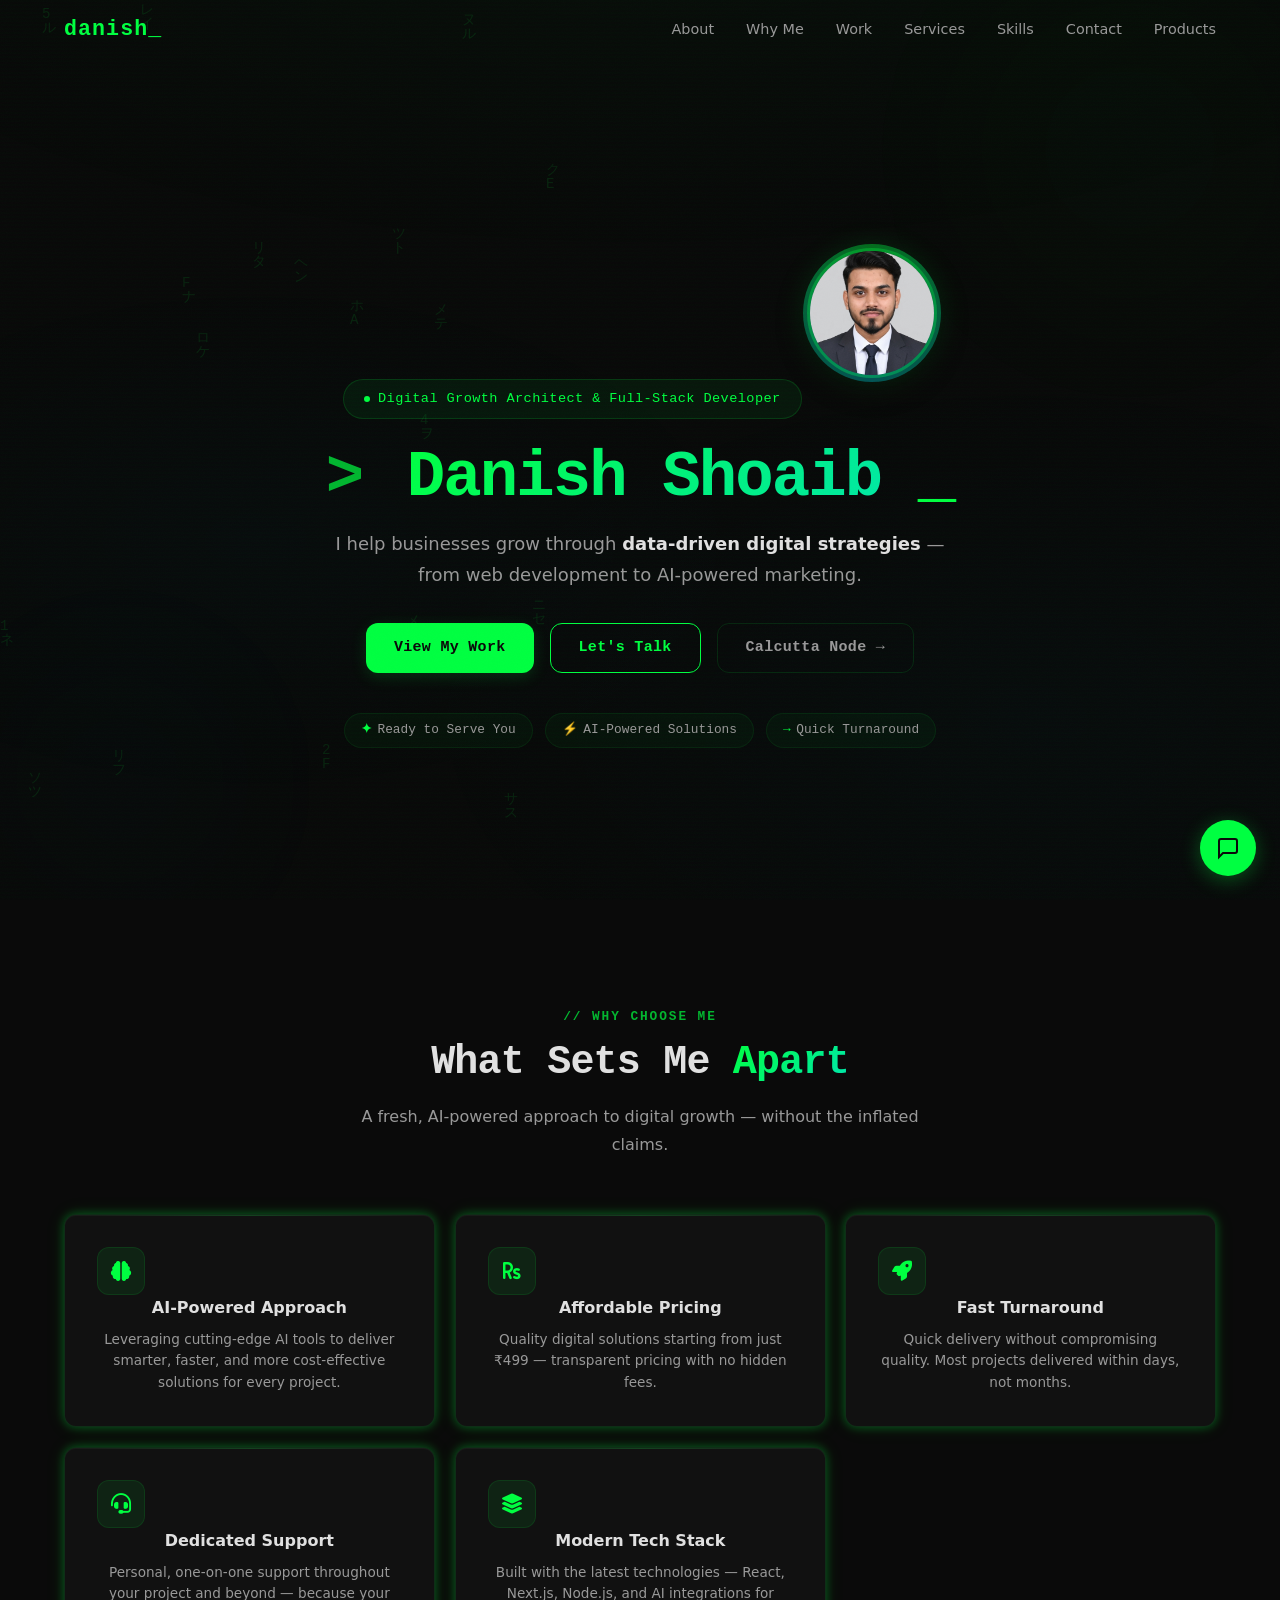
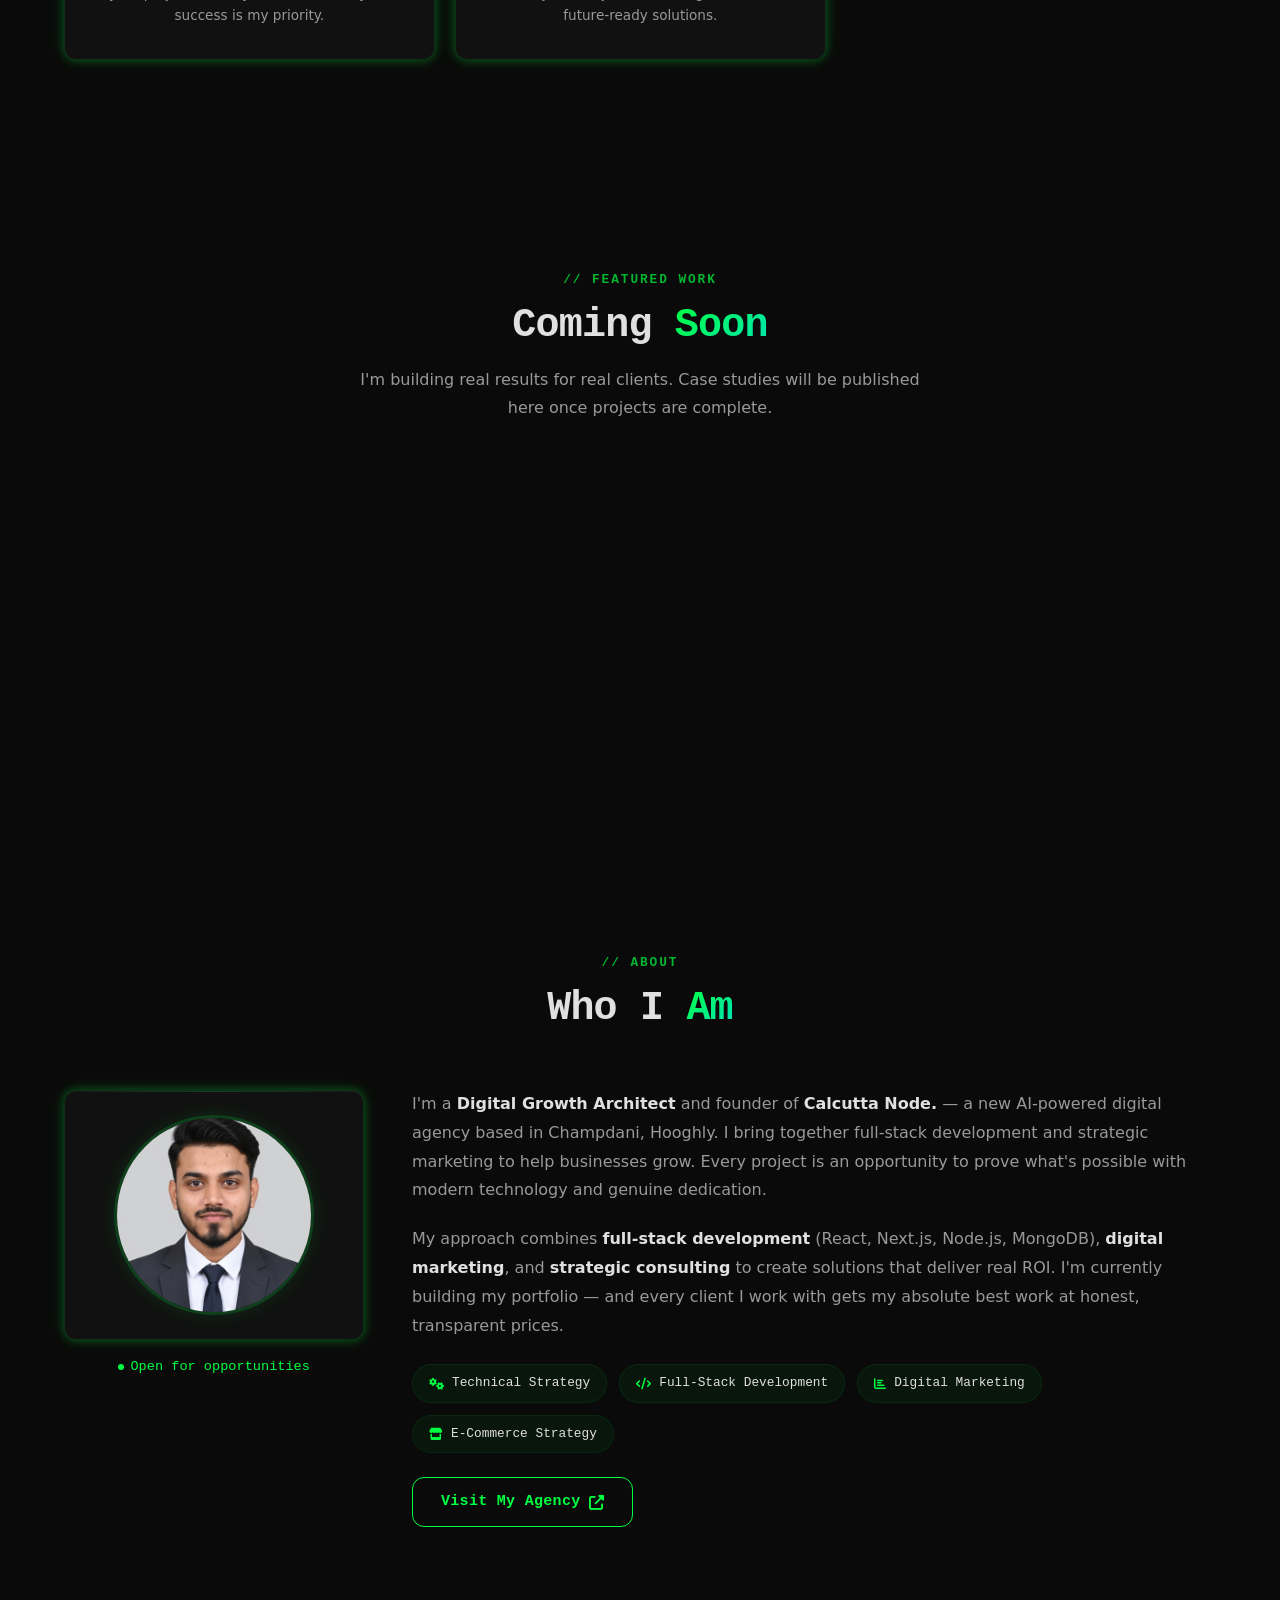
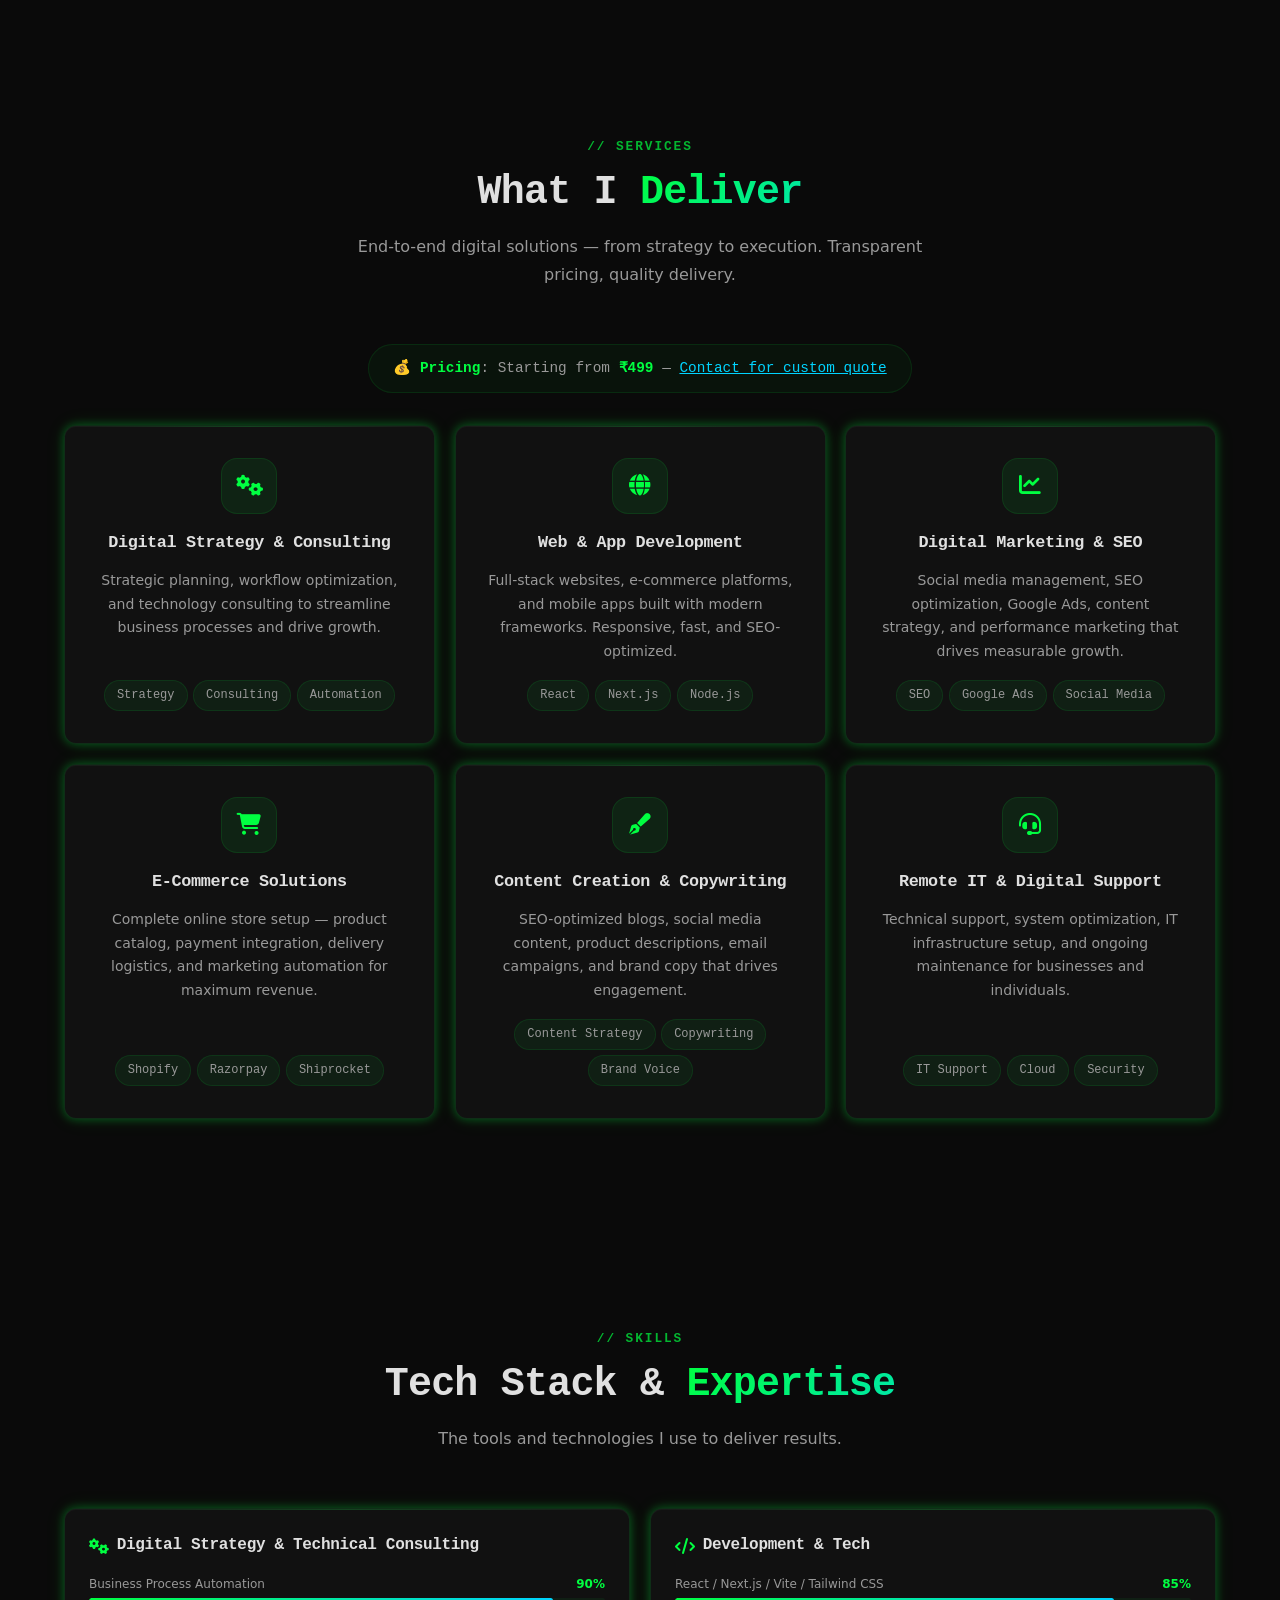
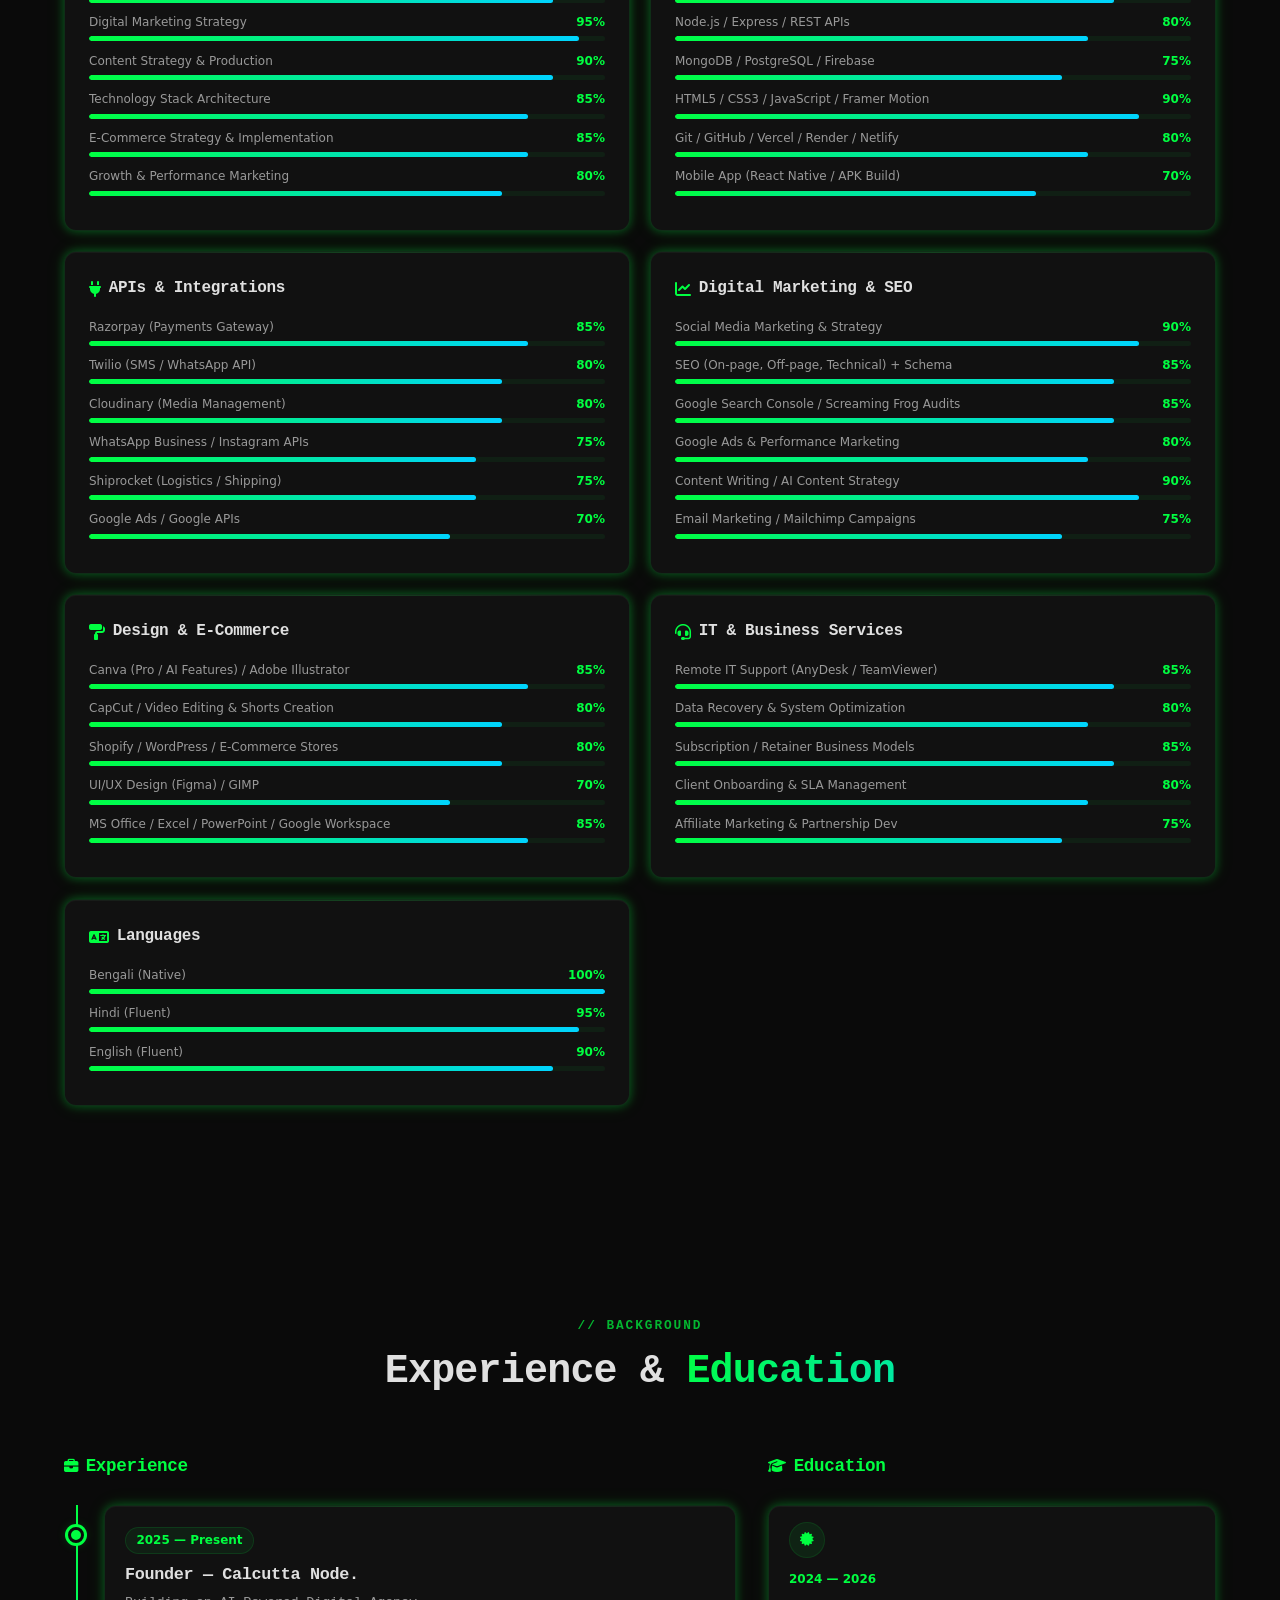
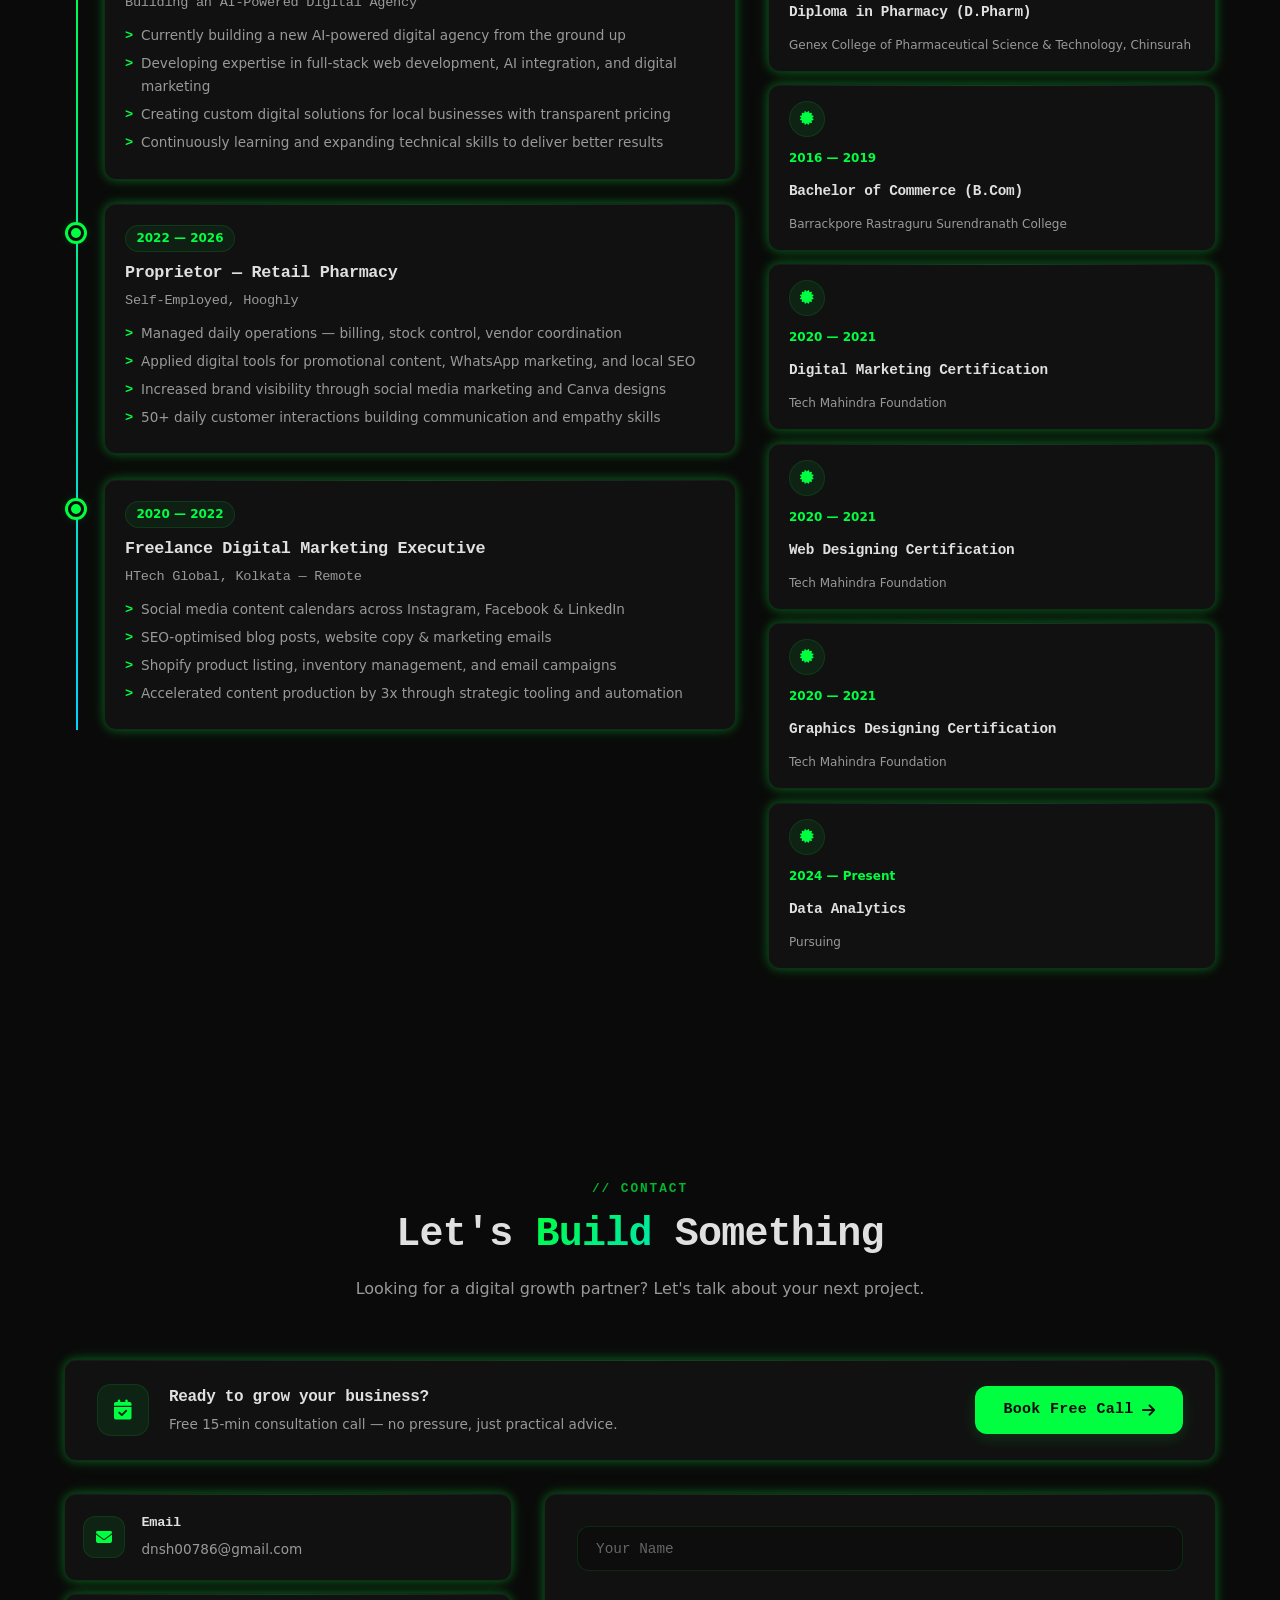
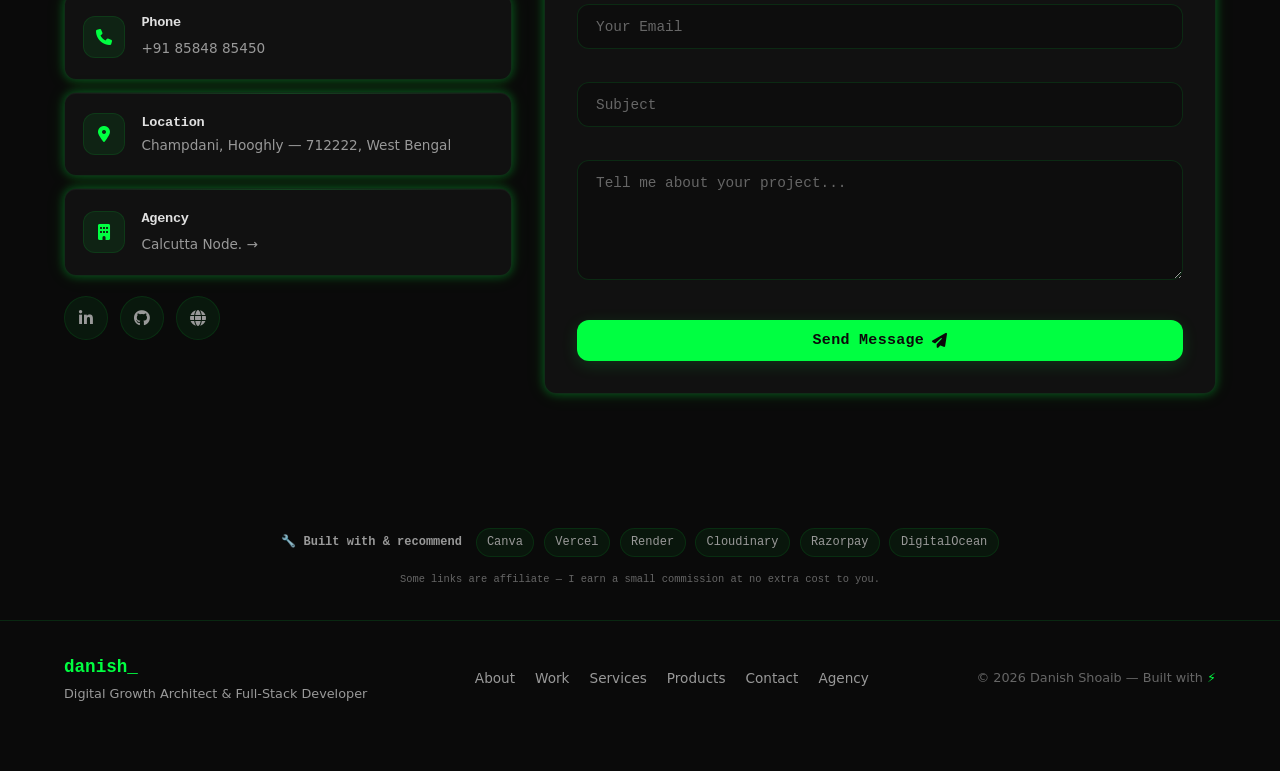
<file: index.html>
<!DOCTYPE html>
<html lang="en">
<head>
  <meta charset="UTF-8" />
  <meta name="viewport" content="width=device-width, initial-scale=1.0" />
  <title>Danish Shoaib — Digital Growth Architect</title>
  <meta name="description" content="Danish Shoaib — Digital Growth Architect. AI-powered digital agency — web development, digital marketing, and strategic growth solutions." />
  <meta name="keywords" content="Danish Shoaib, Calcutta Node, digital marketing, IT services, web development, SEO, social media marketing, business growth" />
  <meta name="author" content="Danish Shoaib" />
  <meta name="theme-color" content="#0a0a0a" />
  <meta name="robots" content="index, follow" />
  <meta name="revisit-after" content="7 days" />

  <!-- Open Graph -->
  <meta property="og:title" content="Danish Shoaib — Digital Growth Architect" />
  <meta property="og:description" content="Digital Growth Architect. AI-powered digital agency — from web development to AI-powered marketing." />
  <meta property="og:type" content="website" />
  <meta property="og:url" content="https://danishkagit.github.io/portfolio/" />
  <meta property="og:locale" content="en_IN" />
  <meta property="og:image" content="https://danishkagit.github.io/portfolio/assets/danish-passport.jpg" />

  <!-- Twitter -->
  <meta name="twitter:card" content="summary_large_image" />
  <meta name="twitter:image" content="https://danishkagit.github.io/portfolio/assets/danish-passport.jpg" />
  <meta name="twitter:title" content="Danish Shoaib — Digital Growth Architect" />
  <meta name="twitter:description" content="Digital Growth Architect from Hooghly. AI-powered digital agency — web dev, marketing & strategic growth." />
  <link rel="me" href="https://www.linkedin.com/in/danishshoaib-in/" />

  <!-- Security Headers -->
  <meta http-equiv="Content-Security-Policy" content="default-src 'self'; base-uri 'self'; style-src 'self' 'unsafe-inline' https://fonts.googleapis.com https://cdnjs.cloudflare.com; font-src 'self' https://fonts.gstatic.com https://cdnjs.cloudflare.com; script-src 'self' https://accounts.google.com https://cdnjs.cloudflare.com; img-src 'self' data: https:; connect-src 'self' https: https://calcuttanode-api.onrender.com; frame-src 'self'" />
  <meta http-equiv="X-Content-Type-Options" content="nosniff" />
  <meta http-equiv="X-Frame-Options" content="DENY" />
  <meta http-equiv="Referrer-Policy" content="strict-origin-when-cross-origin" />

  <!-- Preload Critical Resources -->
  <link rel="preconnect" href="https://fonts.googleapis.com" />
  <link rel="preconnect" href="https://fonts.gstatic.com" crossorigin />
  <link rel="preconnect" href="https://cdnjs.cloudflare.com" crossorigin />
  <link rel="dns-prefetch" href="https://fonts.googleapis.com" />
  <link rel="dns-prefetch" href="https://cdnjs.cloudflare.com" />
  <link rel="preload" href="https://fonts.googleapis.com/css2?family=JetBrains+Mono:wght@400;500;600;700;800&family=Inter:wght@400;500;600;700;800&display=swap" as="style" />
  <link rel="preload" href="https://cdnjs.cloudflare.com/ajax/libs/font-awesome/6.5.1/css/all.min.css" as="style" />

  <!-- Stylesheets -->
  <link href="https://fonts.googleapis.com/css2?family=JetBrains+Mono:wght@400;500;600;700;800&family=Inter:wght@400;500;600;700;800&display=swap" rel="stylesheet" />
  <link rel="stylesheet" href="https://cdnjs.cloudflare.com/ajax/libs/font-awesome/6.5.1/css/all.min.css" />
  <link rel="stylesheet" href="css/style.css" />
  <link rel="icon" type="image/svg+xml" href="data:image/svg+xml,<svg xmlns='http://www.w3.org/2000/svg' viewBox='0 0 100 100'><text y='0.9em' font-size='90'>⚡</text></svg>" />

  <!-- JSON-LD Structured Data -->
  <script type="application/ld+json">
  {
    "@context": "https://schema.org",
    "@graph": [
      {
        "@type": "Person",
        "name": "Danish Shoaib",
        "alternateName": "Danish Shoaib",
        "image": "https://danishkagit.github.io/portfolio/assets/danish-passport.jpg",
        "url": "https://danishkagit.github.io/portfolio/",
        "email": "dnsh00786@gmail.com",
        "address": {
          "@type": "PostalAddress",
          "addressLocality": "Champdani",
          "addressRegion": "Hooghly",
          "addressCountry": "IN",
          "postalCode": "712222"
        },
        "jobTitle": "Digital Growth Strategist & Full-Stack Developer",
        "knowsAbout": ["AI Prompt Engineering", "Digital Marketing", "Digital Transformation", "Web Development", "SEO", "Content Strategy", "E-Commerce"],
        "alumniOf": ["Tech Mahindra Foundation", "Genex College of Pharmaceutical Science & Technology"],
        "sameAs": [
          "https://github.com/danishkagit",
          "https://www.linkedin.com/in/danishshoaib-in/"
        ]
      }
    ]
  }
  </script>

  <!-- Inline Critical CSS -->
  <style>
    .skip-link { position: absolute; top: -100%; left: 50%; transform: translateX(-50%); z-index: 10000; background: var(--color-terminal-green); color: #0a0a0a; padding: 0.75rem 1.5rem; border-radius: 0 0 8px 8px; font-weight: 600; transition: top 0.3s ease; }
    .skip-link:focus { top: 0; }
  </style>
</head>
<body>
  <div class="page-loader"><div class="page-loader-spinner"></div></div>
  <a href="#main-content" class="skip-link">Skip to main content</a>
  <div class="noise-overlay" aria-hidden="true"></div>
  <div id="scrollProgress" role="progressbar" aria-valuemin="0" aria-valuemax="100" aria-label="Page scroll progress"></div>

  <!-- NAVBAR -->
  <nav class="navbar" id="navbar" role="navigation" aria-label="Main navigation">
    <div class="container nav-container">
      <a href="#hero" class="nav-logo" aria-label="Danish Shoaib Home">danish<span class="blink">_</span></a>
      <ul class="nav-links" id="navLinks" role="list">
        <li><a href="#about" class="nav-link">About</a></li>
        <li><a href="#why-me" class="nav-link">Why Me</a></li>
        <li><a href="#work" class="nav-link">Work</a></li>
        <li><a href="#services" class="nav-link">Services</a></li>
        <li><a href="#skills" class="nav-link">Skills</a></li>
        <li><a href="#contact" class="nav-link">Contact</a></li>
        <li><a href="https://calcuttanode.vercel.app/products" class="nav-link" target="_blank" rel="noopener noreferrer">Products</a></li>
      </ul>
      <button class="hamburger" id="hamburger" aria-label="Toggle navigation menu" aria-expanded="false" type="button">
        <span></span><span></span><span></span>
      </button>
    </div>
  </nav>

  <main id="main-content">
    <!-- HERO -->
    <section class="hero" id="hero" aria-label="Hero introduction">
      <div class="hero-orb hero-orb-1"></div>
      <div class="hero-orb hero-orb-2"></div>
      <canvas id="matrixCanvas" aria-hidden="true"></canvas>
      <div class="container hero-content">
        <div class="hero-badge fade-in">
          <span class="badge-dot"></span>
          <span>Digital Growth Architect &amp; Full-Stack Developer</span>
        </div>
        <div class="hero-profile-pic fade-in">
          <img src="assets/danish-passport.jpg" alt="Danish Shoaib" class="hero-img" loading="eager" />
        </div>
        <h1 class="hero-title fade-in">
          <span class="terminal-prompt" aria-hidden="true">&gt;</span>
          <span class="gradient-text">Danish Shoaib</span>
          <span class="cursor-blink">_</span>
        </h1>
        <p class="hero-subtitle fade-in">
          I help businesses grow through <strong>data-driven digital strategies</strong> — from web development to AI-powered marketing.
        </p>
        <div class="hero-actions fade-in">
          <a href="#work" class="btn btn-primary glow-btn">View My Work</a>
          <a href="#contact" class="btn btn-outline">Let's Talk</a>
          <a href="https://calcuttanode.vercel.app" class="btn btn-ghost" target="_blank" rel="noopener noreferrer">Calcutta Node →</a>
        </div>
        <div class="hero-metrics fade-in">
          <div class="metric-chip"><span class="metric-num">✦</span> Ready to Serve You</div>
          <div class="metric-chip"><span class="metric-num">⚡</span> AI-Powered Solutions</div>
          <div class="metric-chip"><span class="metric-num">→</span> Quick Turnaround</div>
        </div>
      </div>
    </section>

    <!-- WHY CHOOSE ME -->
    <section class="section" id="why-me" aria-label="Why choose me">
      <div class="container">
        <div class="section-header fade-in">
          <span class="section-label">// WHY CHOOSE ME</span>
          <h2 class="section-title">What Sets Me <span class="gradient-text">Apart</span></h2>
          <p class="section-desc">A fresh, AI-powered approach to digital growth — without the inflated claims.</p>
        </div>
        <div class="results-grid">
          <div class="result-card glass-card fade-in" data-delay="0">
            <div class="icon-box"><i class="fas fa-brain"></i></div>
            <div class="result-label">AI-Powered Approach</div>
            <div class="result-detail">Leveraging cutting-edge AI tools to deliver smarter, faster, and more cost-effective solutions for every project.</div>
          </div>
          <div class="result-card glass-card fade-in" data-delay="100">
            <div class="icon-box"><i class="fas fa-rupee-sign"></i></div>
            <div class="result-label">Affordable Pricing</div>
            <div class="result-detail">Quality digital solutions starting from just ₹499 — transparent pricing with no hidden fees.</div>
          </div>
          <div class="result-card glass-card fade-in" data-delay="200">
            <div class="icon-box"><i class="fas fa-rocket"></i></div>
            <div class="result-label">Fast Turnaround</div>
            <div class="result-detail">Quick delivery without compromising quality. Most projects delivered within days, not months.</div>
          </div>
          <div class="result-card glass-card fade-in" data-delay="300">
            <div class="icon-box"><i class="fas fa-headset"></i></div>
            <div class="result-label">Dedicated Support</div>
            <div class="result-detail">Personal, one-on-one support throughout your project and beyond — because your success is my priority.</div>
          </div>
          <div class="result-card glass-card fade-in" data-delay="400">
            <div class="icon-box"><i class="fas fa-layer-group"></i></div>
            <div class="result-label">Modern Tech Stack</div>
            <div class="result-detail">Built with the latest technologies — React, Next.js, Node.js, and AI integrations for future-ready solutions.</div>
          </div>
        </div>
      </div>
    </section>

    <!-- FEATURED WORK -->
    <section class="section" id="work" aria-label="Featured work">
      <div class="container">
        <div class="section-header fade-in">
          <span class="section-label">// FEATURED WORK</span>
          <h2 class="section-title">Coming <span class="gradient-text">Soon</span></h2>
          <p class="section-desc">I'm building real results for real clients. Case studies will be published here once projects are complete.</p>
        </div>
        <div id="caseStudiesContainer"></div>
      </div>
    </section>

    <!-- ABOUT -->
    <section class="section" id="about" aria-label="About Danish Shoaib">
      <div class="container">
        <div class="section-header fade-in">
          <span class="section-label">// ABOUT</span>
          <h2 class="section-title">Who I <span class="gradient-text">Am</span></h2>
        </div>
        <div class="about-grid">
          <div class="about-image-wrapper fade-in">
            <div class="about-image glass-card">
              <img src="assets/danish-passport.jpg" alt="Danish Shoaib" class="about-img" />
            </div>
            <div class="about-status">
              <span class="status-dot"></span> Open for opportunities
            </div>
          </div>
          <div class="about-content fade-in">
            <p class="about-text">
              I'm a <strong>Digital Growth Architect</strong> and founder of <strong>Calcutta Node.</strong> — a new AI-powered digital agency based in Champdani, Hooghly. I bring together full-stack development and strategic marketing to help businesses grow. Every project is an opportunity to prove what's possible with modern technology and genuine dedication.
            </p>
            <p class="about-text">
              My approach combines <strong>full-stack development</strong> (React, Next.js, Node.js, MongoDB), <strong>digital marketing</strong>, and <strong>strategic consulting</strong> to create solutions that deliver real ROI. I'm currently building my portfolio — and every client I work with gets my absolute best work at honest, transparent prices.
            </p>
            <div class="about-badges">
              <div class="about-badge">
                <i class="fas fa-cogs"></i>
                <span>Technical Strategy</span>
              </div>
              <div class="about-badge">
                <i class="fas fa-code"></i>
                <span>Full-Stack Development</span>
              </div>
              <div class="about-badge">
                <i class="fas fa-chart-bar"></i>
                <span>Digital Marketing</span>
              </div>
              <div class="about-badge">
                <i class="fas fa-store"></i>
                <span>E-Commerce Strategy</span>
              </div>
            </div>
            <div class="about-cta">
              <a href="https://calcuttanode.vercel.app" class="btn btn-outline" target="_blank" rel="noopener noreferrer">
                Visit My Agency <i class="fas fa-external-link-alt"></i>
              </a>
            </div>
          </div>
        </div>
      </div>
    </section>

    <!-- SERVICES -->
    <section class="section" id="services" aria-label="Services offered">
      <div class="container">
        <div class="section-header fade-in">
          <span class="section-label">// SERVICES</span>
          <h2 class="section-title">What I <span class="gradient-text">Deliver</span></h2>
          <p class="section-desc">End-to-end digital solutions — from strategy to execution. Transparent pricing, quality delivery.</p>
        </div>
        <div class="pricing-simple fade-in" style="text-align:center;margin-bottom:2rem;font-family:var(--font-mono);font-size:0.9rem;color:var(--color-text-muted);">
          <span style="display:inline-block;padding:0.75rem 1.5rem;background:rgba(0,255,65,0.04);border:1px solid rgba(0,255,65,0.1);border-radius:100px;">
            💰 <strong style="color:var(--color-terminal-green);">Pricing</strong>: Starting from <strong style="color:var(--color-terminal-green);">₹499</strong> — <a href="#contact" style="color:var(--color-cyan);text-decoration:underline;">Contact for custom quote</a>
          </span>
        </div>
        <div class="services-grid">
          <div class="service-card glass-card tilt-card fade-in" data-tilt>
            <div class="icon-box"><i class="fas fa-cogs"></i></div>
            <h3>Digital Strategy & Consulting</h3>
            <p>Strategic planning, workflow optimization, and technology consulting to streamline business processes and drive growth.</p>
            <div class="service-tags">
              <span class="tag">Strategy</span>
              <span class="tag">Consulting</span>
              <span class="tag">Automation</span>
            </div>
          </div>
          <div class="service-card glass-card tilt-card fade-in" data-tilt>
            <div class="icon-box"><i class="fas fa-globe"></i></div>
            <h3>Web & App Development</h3>
            <p>Full-stack websites, e-commerce platforms, and mobile apps built with modern frameworks. Responsive, fast, and SEO-optimized.</p>
            <div class="service-tags">
              <span class="tag">React</span>
              <span class="tag">Next.js</span>
              <span class="tag">Node.js</span>
            </div>
          </div>
          <div class="service-card glass-card tilt-card fade-in" data-tilt>
            <div class="icon-box"><i class="fas fa-chart-line"></i></div>
            <h3>Digital Marketing & SEO</h3>
            <p>Social media management, SEO optimization, Google Ads, content strategy, and performance marketing that drives measurable growth.</p>
            <div class="service-tags">
              <span class="tag">SEO</span>
              <span class="tag">Google Ads</span>
              <span class="tag">Social Media</span>
            </div>
          </div>
          <div class="service-card glass-card tilt-card fade-in" data-tilt>
            <div class="icon-box"><i class="fas fa-shopping-cart"></i></div>
            <h3>E-Commerce Solutions</h3>
            <p>Complete online store setup — product catalog, payment integration, delivery logistics, and marketing automation for maximum revenue.</p>
            <div class="service-tags">
              <span class="tag">Shopify</span>
              <span class="tag">Razorpay</span>
              <span class="tag">Shiprocket</span>
            </div>
          </div>
          <div class="service-card glass-card tilt-card fade-in" data-tilt>
            <div class="icon-box"><i class="fas fa-pen-fancy"></i></div>
            <h3>Content Creation & Copywriting</h3>
            <p>SEO-optimized blogs, social media content, product descriptions, email campaigns, and brand copy that drives engagement.</p>
            <div class="service-tags">
              <span class="tag">Content Strategy</span>
              <span class="tag">Copywriting</span>
              <span class="tag">Brand Voice</span>
            </div>
          </div>
          <div class="service-card glass-card tilt-card fade-in" data-tilt>
            <div class="icon-box"><i class="fas fa-headset"></i></div>
            <h3>Remote IT & Digital Support</h3>
            <p>Technical support, system optimization, IT infrastructure setup, and ongoing maintenance for businesses and individuals.</p>
            <div class="service-tags">
              <span class="tag">IT Support</span>
              <span class="tag">Cloud</span>
              <span class="tag">Security</span>
            </div>
          </div>
        </div>
      </div>
    </section>

    <!-- SKILLS -->
    <section class="section" id="skills" aria-label="Skills and expertise">
      <div class="container">
        <div class="section-header fade-in">
          <span class="section-label">// SKILLS</span>
          <h2 class="section-title">Tech Stack & <span class="gradient-text">Expertise</span></h2>
          <p class="section-desc">The tools and technologies I use to deliver results.</p>
        </div>
        <div class="skills-grid">
          <div class="skill-category glass-card fade-in">
            <h3><i class="fas fa-cogs"></i> Digital Strategy & Technical Consulting</h3>
            <div class="skill-bar-group">
              <div class="skill-bar"><div class="skill-bar-info"><span class="skill-bar-name">Business Process Automation</span><span class="skill-bar-pct">90%</span></div><div class="skill-bar-track"><div class="skill-bar-fill" data-width="90"></div></div></div>
              <div class="skill-bar"><div class="skill-bar-info"><span class="skill-bar-name">Digital Marketing Strategy</span><span class="skill-bar-pct">95%</span></div><div class="skill-bar-track"><div class="skill-bar-fill" data-width="95"></div></div></div>
              <div class="skill-bar"><div class="skill-bar-info"><span class="skill-bar-name">Content Strategy & Production</span><span class="skill-bar-pct">90%</span></div><div class="skill-bar-track"><div class="skill-bar-fill" data-width="90"></div></div></div>
              <div class="skill-bar"><div class="skill-bar-info"><span class="skill-bar-name">Technology Stack Architecture</span><span class="skill-bar-pct">85%</span></div><div class="skill-bar-track"><div class="skill-bar-fill" data-width="85"></div></div></div>
              <div class="skill-bar"><div class="skill-bar-info"><span class="skill-bar-name">E-Commerce Strategy & Implementation</span><span class="skill-bar-pct">85%</span></div><div class="skill-bar-track"><div class="skill-bar-fill" data-width="85"></div></div></div>
              <div class="skill-bar"><div class="skill-bar-info"><span class="skill-bar-name">Growth & Performance Marketing</span><span class="skill-bar-pct">80%</span></div><div class="skill-bar-track"><div class="skill-bar-fill" data-width="80"></div></div></div>
            </div>
          </div>
          <div class="skill-category glass-card fade-in">
            <h3><i class="fas fa-code"></i> Development & Tech</h3>
            <div class="skill-bar-group">
              <div class="skill-bar"><div class="skill-bar-info"><span class="skill-bar-name">React / Next.js / Vite / Tailwind CSS</span><span class="skill-bar-pct">85%</span></div><div class="skill-bar-track"><div class="skill-bar-fill" data-width="85"></div></div></div>
              <div class="skill-bar"><div class="skill-bar-info"><span class="skill-bar-name">Node.js / Express / REST APIs</span><span class="skill-bar-pct">80%</span></div><div class="skill-bar-track"><div class="skill-bar-fill" data-width="80"></div></div></div>
              <div class="skill-bar"><div class="skill-bar-info"><span class="skill-bar-name">MongoDB / PostgreSQL / Firebase</span><span class="skill-bar-pct">75%</span></div><div class="skill-bar-track"><div class="skill-bar-fill" data-width="75"></div></div></div>
              <div class="skill-bar"><div class="skill-bar-info"><span class="skill-bar-name">HTML5 / CSS3 / JavaScript / Framer Motion</span><span class="skill-bar-pct">90%</span></div><div class="skill-bar-track"><div class="skill-bar-fill" data-width="90"></div></div></div>
              <div class="skill-bar"><div class="skill-bar-info"><span class="skill-bar-name">Git / GitHub / Vercel / Render / Netlify</span><span class="skill-bar-pct">80%</span></div><div class="skill-bar-track"><div class="skill-bar-fill" data-width="80"></div></div></div>
              <div class="skill-bar"><div class="skill-bar-info"><span class="skill-bar-name">Mobile App (React Native / APK Build)</span><span class="skill-bar-pct">70%</span></div><div class="skill-bar-track"><div class="skill-bar-fill" data-width="70"></div></div></div>
            </div>
          </div>
          <div class="skill-category glass-card fade-in">
            <h3><i class="fas fa-plug"></i> APIs & Integrations</h3>
            <div class="skill-bar-group">
              <div class="skill-bar"><div class="skill-bar-info"><span class="skill-bar-name">Razorpay (Payments Gateway)</span><span class="skill-bar-pct">85%</span></div><div class="skill-bar-track"><div class="skill-bar-fill" data-width="85"></div></div></div>
              <div class="skill-bar"><div class="skill-bar-info"><span class="skill-bar-name">Twilio (SMS / WhatsApp API)</span><span class="skill-bar-pct">80%</span></div><div class="skill-bar-track"><div class="skill-bar-fill" data-width="80"></div></div></div>
              <div class="skill-bar"><div class="skill-bar-info"><span class="skill-bar-name">Cloudinary (Media Management)</span><span class="skill-bar-pct">80%</span></div><div class="skill-bar-track"><div class="skill-bar-fill" data-width="80"></div></div></div>
              <div class="skill-bar"><div class="skill-bar-info"><span class="skill-bar-name">WhatsApp Business / Instagram APIs</span><span class="skill-bar-pct">75%</span></div><div class="skill-bar-track"><div class="skill-bar-fill" data-width="75"></div></div></div>
              <div class="skill-bar"><div class="skill-bar-info"><span class="skill-bar-name">Shiprocket (Logistics / Shipping)</span><span class="skill-bar-pct">75%</span></div><div class="skill-bar-track"><div class="skill-bar-fill" data-width="75"></div></div></div>
              <div class="skill-bar"><div class="skill-bar-info"><span class="skill-bar-name">Google Ads / Google APIs</span><span class="skill-bar-pct">70%</span></div><div class="skill-bar-track"><div class="skill-bar-fill" data-width="70"></div></div></div>
            </div>
          </div>
          <div class="skill-category glass-card fade-in">
            <h3><i class="fas fa-chart-line"></i> Digital Marketing & SEO</h3>
            <div class="skill-bar-group">
              <div class="skill-bar"><div class="skill-bar-info"><span class="skill-bar-name">Social Media Marketing & Strategy</span><span class="skill-bar-pct">90%</span></div><div class="skill-bar-track"><div class="skill-bar-fill" data-width="90"></div></div></div>
              <div class="skill-bar"><div class="skill-bar-info"><span class="skill-bar-name">SEO (On-page, Off-page, Technical) + Schema</span><span class="skill-bar-pct">85%</span></div><div class="skill-bar-track"><div class="skill-bar-fill" data-width="85"></div></div></div>
              <div class="skill-bar"><div class="skill-bar-info"><span class="skill-bar-name">Google Search Console / Screaming Frog Audits</span><span class="skill-bar-pct">85%</span></div><div class="skill-bar-track"><div class="skill-bar-fill" data-width="85"></div></div></div>
              <div class="skill-bar"><div class="skill-bar-info"><span class="skill-bar-name">Google Ads & Performance Marketing</span><span class="skill-bar-pct">80%</span></div><div class="skill-bar-track"><div class="skill-bar-fill" data-width="80"></div></div></div>
              <div class="skill-bar"><div class="skill-bar-info"><span class="skill-bar-name">Content Writing / AI Content Strategy</span><span class="skill-bar-pct">90%</span></div><div class="skill-bar-track"><div class="skill-bar-fill" data-width="90"></div></div></div>
              <div class="skill-bar"><div class="skill-bar-info"><span class="skill-bar-name">Email Marketing / Mailchimp Campaigns</span><span class="skill-bar-pct">75%</span></div><div class="skill-bar-track"><div class="skill-bar-fill" data-width="75"></div></div></div>
            </div>
          </div>
          <div class="skill-category glass-card fade-in">
            <h3><i class="fas fa-paint-roller"></i> Design & E-Commerce</h3>
            <div class="skill-bar-group">
              <div class="skill-bar"><div class="skill-bar-info"><span class="skill-bar-name">Canva (Pro / AI Features) / Adobe Illustrator</span><span class="skill-bar-pct">85%</span></div><div class="skill-bar-track"><div class="skill-bar-fill" data-width="85"></div></div></div>
              <div class="skill-bar"><div class="skill-bar-info"><span class="skill-bar-name">CapCut / Video Editing & Shorts Creation</span><span class="skill-bar-pct">80%</span></div><div class="skill-bar-track"><div class="skill-bar-fill" data-width="80"></div></div></div>
              <div class="skill-bar"><div class="skill-bar-info"><span class="skill-bar-name">Shopify / WordPress / E-Commerce Stores</span><span class="skill-bar-pct">80%</span></div><div class="skill-bar-track"><div class="skill-bar-fill" data-width="80"></div></div></div>
              <div class="skill-bar"><div class="skill-bar-info"><span class="skill-bar-name">UI/UX Design (Figma) / GIMP</span><span class="skill-bar-pct">70%</span></div><div class="skill-bar-track"><div class="skill-bar-fill" data-width="70"></div></div></div>
              <div class="skill-bar"><div class="skill-bar-info"><span class="skill-bar-name">MS Office / Excel / PowerPoint / Google Workspace</span><span class="skill-bar-pct">85%</span></div><div class="skill-bar-track"><div class="skill-bar-fill" data-width="85"></div></div></div>
            </div>
          </div>
          <div class="skill-category glass-card fade-in">
            <h3><i class="fas fa-headset"></i> IT & Business Services</h3>
            <div class="skill-bar-group">
              <div class="skill-bar"><div class="skill-bar-info"><span class="skill-bar-name">Remote IT Support (AnyDesk / TeamViewer)</span><span class="skill-bar-pct">85%</span></div><div class="skill-bar-track"><div class="skill-bar-fill" data-width="85"></div></div></div>
              <div class="skill-bar"><div class="skill-bar-info"><span class="skill-bar-name">Data Recovery & System Optimization</span><span class="skill-bar-pct">80%</span></div><div class="skill-bar-track"><div class="skill-bar-fill" data-width="80"></div></div></div>
              <div class="skill-bar"><div class="skill-bar-info"><span class="skill-bar-name">Subscription / Retainer Business Models</span><span class="skill-bar-pct">85%</span></div><div class="skill-bar-track"><div class="skill-bar-fill" data-width="85"></div></div></div>
              <div class="skill-bar"><div class="skill-bar-info"><span class="skill-bar-name">Client Onboarding & SLA Management</span><span class="skill-bar-pct">80%</span></div><div class="skill-bar-track"><div class="skill-bar-fill" data-width="80"></div></div></div>
              <div class="skill-bar"><div class="skill-bar-info"><span class="skill-bar-name">Affiliate Marketing & Partnership Dev</span><span class="skill-bar-pct">75%</span></div><div class="skill-bar-track"><div class="skill-bar-fill" data-width="75"></div></div></div>
            </div>
          </div>
          <div class="skill-category glass-card fade-in">
            <h3><i class="fas fa-language"></i> Languages</h3>
            <div class="skill-bar-group">
              <div class="skill-bar"><div class="skill-bar-info"><span class="skill-bar-name">Bengali (Native)</span><span class="skill-bar-pct">100%</span></div><div class="skill-bar-track"><div class="skill-bar-fill" data-width="100"></div></div></div>
              <div class="skill-bar"><div class="skill-bar-info"><span class="skill-bar-name">Hindi (Fluent)</span><span class="skill-bar-pct">95%</span></div><div class="skill-bar-track"><div class="skill-bar-fill" data-width="95"></div></div></div>
              <div class="skill-bar"><div class="skill-bar-info"><span class="skill-bar-name">English (Fluent)</span><span class="skill-bar-pct">90%</span></div><div class="skill-bar-track"><div class="skill-bar-fill" data-width="90"></div></div></div>
            </div>
          </div>
        </div>
      </div>
    </section>

    <!-- EXPERIENCE & EDUCATION -->
    <section class="section" id="experience" aria-label="Experience and education">
      <div class="container">
        <div class="section-header fade-in">
          <span class="section-label">// BACKGROUND</span>
          <h2 class="section-title">Experience & <span class="gradient-text">Education</span></h2>
        </div>
        <div class="exp-edu-grid">
          <div class="exp-column">
            <h3 class="exp-edu-title"><i class="fas fa-briefcase"></i> Experience</h3>
            <div class="timeline" role="list">
              <div class="timeline-item fade-in">
                <div class="timeline-dot" aria-hidden="true"></div>
                <div class="timeline-content glass-card">
                  <div class="timeline-period">2025 — Present</div>
                  <h3>Founder — Calcutta Node.</h3>
                  <h4>Building an AI-Powered Digital Agency</h4>
                  <ul>
                    <li>Currently building a new AI-powered digital agency from the ground up</li>
                    <li>Developing expertise in full-stack web development, AI integration, and digital marketing</li>
                    <li>Creating custom digital solutions for local businesses with transparent pricing</li>
                    <li>Continuously learning and expanding technical skills to deliver better results</li>
                  </ul>
                </div>
              </div>
              <div class="timeline-item fade-in">
                <div class="timeline-dot" aria-hidden="true"></div>
                <div class="timeline-content glass-card">
                  <div class="timeline-period">2022 — 2026</div>
                  <h3>Proprietor — Retail Pharmacy</h3>
                  <h4>Self-Employed, Hooghly</h4>
                  <ul>
                    <li>Managed daily operations — billing, stock control, vendor coordination</li>
                    <li>Applied digital tools for promotional content, WhatsApp marketing, and local SEO</li>
                    <li>Increased brand visibility through social media marketing and Canva designs</li>
                    <li>50+ daily customer interactions building communication and empathy skills</li>
                  </ul>
                </div>
              </div>
              <div class="timeline-item fade-in">
                <div class="timeline-dot" aria-hidden="true"></div>
                <div class="timeline-content glass-card">
                  <div class="timeline-period">2020 — 2022</div>
                  <h3>Freelance Digital Marketing Executive</h3>
                  <h4>HTech Global, Kolkata — Remote</h4>
                  <ul>
                    <li>Social media content calendars across Instagram, Facebook & LinkedIn</li>
                    <li>SEO-optimised blog posts, website copy & marketing emails</li>
                    <li>Shopify product listing, inventory management, and email campaigns</li>
                    <li>Accelerated content production by 3x through strategic tooling and automation</li>
                  </ul>
                </div>
              </div>
            </div>
          </div>
          <div class="edu-column">
            <h3 class="exp-edu-title"><i class="fas fa-graduation-cap"></i> Education</h3>
            <div class="edu-list">
              <div class="edu-card glass-card fade-in">
                <div class="icon-box"><i class="fas fa-certificate"></i></div>
                <div class="edu-period">2024 — 2026</div>
                <h3>Diploma in Pharmacy (D.Pharm)</h3>
                <p>Genex College of Pharmaceutical Science & Technology, Chinsurah</p>
              </div>
              <div class="edu-card glass-card fade-in">
                <div class="icon-box"><i class="fas fa-certificate"></i></div>
                <div class="edu-period">2016 — 2019</div>
                <h3>Bachelor of Commerce (B.Com)</h3>
                <p>Barrackpore Rastraguru Surendranath College</p>
              </div>
              <div class="edu-card glass-card fade-in">
                <div class="icon-box"><i class="fas fa-certificate"></i></div>
                <div class="edu-period">2020 — 2021</div>
                <h3>Digital Marketing Certification</h3>
                <p>Tech Mahindra Foundation</p>
              </div>
              <div class="edu-card glass-card fade-in">
                <div class="icon-box"><i class="fas fa-certificate"></i></div>
                <div class="edu-period">2020 — 2021</div>
                <h3>Web Designing Certification</h3>
                <p>Tech Mahindra Foundation</p>
              </div>
              <div class="edu-card glass-card fade-in">
                <div class="icon-box"><i class="fas fa-certificate"></i></div>
                <div class="edu-period">2020 — 2021</div>
                <h3>Graphics Designing Certification</h3>
                <p>Tech Mahindra Foundation</p>
              </div>
              <div class="edu-card glass-card fade-in">
                <div class="icon-box"><i class="fas fa-certificate"></i></div>
                <div class="edu-period">2024 — Present</div>
                <h3>Data Analytics</h3>
                <p>Pursuing</p>
              </div>
            </div>
          </div>
        </div>
      </div>
    </section>

    <!-- CONTACT -->
    <section class="section" id="contact" aria-label="Contact form">
      <div class="container">
        <div class="section-header fade-in">
          <span class="section-label">// CONTACT</span>
          <h2 class="section-title">Let's <span class="gradient-text">Build</span> Something</h2>
          <p class="section-desc">Looking for a digital growth partner? Let's talk about your next project.</p>
        </div>
        <div class="booking-cta glass-card fade-in">
          <div class="booking-cta-content">
            <div class="icon-box"><i class="fas fa-calendar-check"></i></div>
            <div>
              <h3>Ready to grow your business?</h3>
              <p>Free 15-min consultation call — no pressure, just practical advice.</p>
            </div>
            <a href="https://calendly.com/calcuttanode/15min" class="btn btn-primary glow-btn" target="_blank" rel="noopener noreferrer">
              Book Free Call <i class="fas fa-arrow-right"></i>
            </a>
          </div>
        </div>
        <div class="contact-grid">
          <div class="contact-info fade-in">
            <div class="contact-item glass-card">
              <i class="fas fa-envelope icon-box"></i>
              <div>
                <h4>Email</h4>
                <a href="mailto:dnsh00786@gmail.com" rel="noopener noreferrer">dnsh00786@gmail.com</a>
              </div>
            </div>
            <div class="contact-item glass-card">
              <i class="fas fa-phone icon-box"></i>
              <div>
                <h4>Phone</h4>
                <a href="tel:+918584885450" rel="noopener noreferrer">+91 85848 85450</a>
              </div>
            </div>
            <div class="contact-item glass-card">
              <i class="fas fa-map-marker-alt icon-box"></i>
              <div>
                <h4>Location</h4>
                <p>Champdani, Hooghly — 712222, West Bengal</p>
              </div>
            </div>
            <div class="contact-item glass-card">
              <i class="fas fa-building icon-box"></i>
              <div>
                <h4>Agency</h4>
                <a href="https://calcuttanode.vercel.app" target="_blank" rel="noopener noreferrer">Calcutta Node. →</a>
              </div>
            </div>
            <div class="contact-social">
              <a href="https://www.linkedin.com/in/danishshoaib-in/" aria-label="LinkedIn" target="_blank" rel="noopener noreferrer"><i class="fab fa-linkedin-in"></i></a>
              <a href="https://github.com/danishkagit" aria-label="GitHub" target="_blank" rel="noopener noreferrer"><i class="fab fa-github"></i></a>
              <a href="https://calcuttanode.vercel.app" aria-label="Agency Website" target="_blank" rel="noopener noreferrer"><i class="fas fa-globe"></i></a>
            </div>
          </div>
          <form class="contact-form glass-card fade-in" id="contactForm" novalidate aria-label="Contact form" action="https://formsubmit.co/dnsh00786@gmail.com" method="POST">
            <input type="hidden" name="_subject" value="Portfolio Contact - Danish Shoaib" />
            <input type="hidden" name="_captcha" value="true" />
            <input type="hidden" name="_next" value="https://danishkagit.github.io/portfolio/" />
            <input type="text" name="_honey" style="display:none" />
            <div class="form-group">
              <label for="formName" class="sr-only">Your Name</label>
              <input type="text" id="formName" name="name" class="glass-input" placeholder="Your Name" required aria-required="true" autocomplete="name" minlength="2" maxlength="100" />
              <span class="form-error" role="alert" aria-live="polite"></span>
            </div>
            <div class="form-group">
              <label for="formEmail" class="sr-only">Your Email</label>
              <input type="email" id="formEmail" name="email" class="glass-input" placeholder="Your Email" required aria-required="true" autocomplete="email" />
              <span class="form-error" role="alert" aria-live="polite"></span>
            </div>
            <div class="form-group">
              <label for="formSubject" class="sr-only">Subject</label>
              <input type="text" id="formSubject" name="subject" class="glass-input" placeholder="Subject" required aria-required="true" minlength="3" maxlength="200" />
              <span class="form-error" role="alert" aria-live="polite"></span>
            </div>
            <div class="form-group">
              <label for="formMessage" class="sr-only">Your Message</label>
              <textarea id="formMessage" name="message" class="glass-input" rows="5" placeholder="Tell me about your project..." required aria-required="true" minlength="10" maxlength="5000"></textarea>
              <span class="form-error" role="alert" aria-live="polite"></span>
            </div>
            <button type="submit" class="btn btn-primary glow-btn" id="formSubmit">
              Send Message <i class="fas fa-paper-plane"></i>
            </button>
          </form>
        </div>
      </div>
    </section>

    <!-- TOOLS / AFFILIATE STRIP -->
    <section class="section" id="tools" aria-label="Tools and affiliate links" style="padding: 2rem 0;">
      <div class="container">
        <div class="tools-strip fade-in">
          <span class="tools-strip-label">🔧 Built with &amp; recommend</span>
          <a href="https://canva.7eqq.net/c/5902973/215205/10068" class="tools-badge" target="_blank" rel="noopener noreferrer sponsored">Canva</a>
          <a href="https://vercel.com" class="tools-badge" target="_blank" rel="noopener noreferrer">Vercel</a>
          <a href="https://render.com" class="tools-badge" target="_blank" rel="noopener noreferrer">Render</a>
          <a href="https://www.cloudinary.com" class="tools-badge" target="_blank" rel="noopener noreferrer">Cloudinary</a>
          <a href="https://razorpay.com" class="tools-badge" target="_blank" rel="noopener noreferrer">Razorpay</a>
          <a href="https://m.do.co/c/7a3c7b5d5e5d" class="tools-badge" target="_blank" rel="noopener noreferrer sponsored">DigitalOcean</a>
          <span class="tools-affiliate-notice">Some links are affiliate — I earn a small commission at no extra cost to you.</span>
        </div>
      </div>
    </section>
  </main>

  <!-- FOOTER -->
  <footer class="footer" role="contentinfo">
    <div class="container footer-content">
      <div class="footer-brand">
        <span class="footer-logo">danish<span class="text-terminal-green">_</span></span>
        <p>Digital Growth Architect & Full-Stack Developer</p>
      </div>
      <div class="footer-links">
        <a href="#about">About</a>
        <a href="#work">Work</a>
        <a href="#services">Services</a>
        <a href="https://calcuttanode.vercel.app/products" target="_blank" rel="noopener noreferrer">Products</a>
        <a href="#contact">Contact</a>
        <a href="https://calcuttanode.vercel.app" target="_blank" rel="noopener noreferrer">Agency</a>
      </div>
      <div class="footer-copy">
        <p>&copy; 2026 Danish Shoaib — Built with <span class="text-terminal-green">⚡</span></p>
      </div>
    </div>
  </footer>

  <script src="js/main.js" defer></script>
  <script src="js/chat-widget.js" defer></script>
</body>
</html>
</file>
<file: css/style.css>
:root {
  --color-bg: #0a0a0a;
  --color-surface: #0d0d0d;
  --color-card: #111111;
  --color-terminal-green: #00ff41;
  --color-green-dim: #00cc33;
  --color-green-glow: rgba(0, 255, 65, 0.15);
  --color-amber: #ffb000;
  --color-cyan: #00d4ff;
  --color-text-primary: #e0e0e0;
  --color-text-muted: #999999;
  --color-text-dim: #666666;
  --color-error: #ff3355;
  --color-success: #00ff41;
  --color-border: rgba(0, 255, 65, 0.12);
  --color-border-hover: rgba(0, 255, 65, 0.3);
  --font-mono: 'JetBrains Mono', 'Fira Code', 'Cascadia Code', 'Consolas', monospace;
  --font-body: 'Inter', system-ui, sans-serif;
  --transition-fast: 0.2s ease;
  --transition-med: 0.35s cubic-bezier(0.4, 0, 0.2, 1);
  --transition-slow: 0.6s cubic-bezier(0.4, 0, 0.2, 1);
  --glow-green: 0 0 10px rgba(0, 255, 65, 0.3), 0 0 20px rgba(0, 255, 65, 0.1);
  --glow-cyan: 0 0 10px rgba(0, 212, 255, 0.3), 0 0 20px rgba(0, 212, 255, 0.1);
  --card-radius: 0.75rem;
}

*, *::before, *::after { margin: 0; padding: 0; box-sizing: border-box; }
html { scroll-behavior: smooth; overflow-x: hidden; font-family: var(--font-body); scroll-padding-top: 5rem; }
body {
  background: var(--color-bg);
  color: var(--color-text-primary);
  overflow-x: hidden;
  -webkit-font-smoothing: antialiased;
  -moz-osx-font-smoothing: grayscale;
  line-height: 1.6;
  min-height: 100vh;
  font-family: var(--font-body);
  position: relative;
}
body::before {
  content: '';
  position: fixed; inset: 0;
  background:
    radial-gradient(ellipse 80% 50% at 50% -20%, rgba(0, 255, 65, 0.03) 0%, transparent 100%),
    radial-gradient(ellipse 50% 40% at 80% 80%, rgba(0, 212, 255, 0.02) 0%, transparent 100%),
    radial-gradient(ellipse 40% 30% at 20% 60%, rgba(0, 212, 255, 0.02) 0%, transparent 100%);
  pointer-events: none;
  z-index: 0;
}
body::after {
  content: '';
  position: fixed; inset: 0;
  background: repeating-linear-gradient(
    0deg, transparent, transparent 2px,
    rgba(0, 255, 65, 0.012) 2px, rgba(0, 255, 65, 0.012) 4px
  );
  pointer-events: none;
  z-index: 0;
}

.noise-overlay {
  position: fixed; inset: 0;
  opacity: 0.015;
  pointer-events: none;
  z-index: 9999;
  background-image: url("data:image/svg+xml,%3Csvg viewBox='0 0 256 256' xmlns='http://www.w3.org/2000/svg'%3E%3Cfilter id='n'%3E%3CfeTurbulence type='fractalNoise' baseFrequency='0.9' numOctaves='4' stitchTiles='stitch'/%3E%3C/filter%3E%3Crect width='100%25' height='100%25' filter='url(%23n)'/%3E%3C/svg%3E");
  background-repeat: repeat;
  background-size: 256px 256px;
}

h1, h2, h3, h4, h5, h6 {
  font-family: var(--font-mono);
  font-weight: 700;
  letter-spacing: -0.02em;
}
h1 { letter-spacing: -0.03em; font-size: clamp(2rem, 5vw, 3.5rem); }
h2 { font-size: clamp(1.5rem, 3.5vw, 2.25rem); }
a { color: inherit; text-decoration: none; }
ul { list-style: none; }
img { max-width: 100%; display: block; }
strong { color: var(--color-text-primary); }

.sr-only {
  position: absolute; width: 1px; height: 1px; padding: 0; margin: -1px;
  overflow: hidden; clip: rect(0,0,0,0); white-space: nowrap; border: 0;
}
:focus-visible {
  outline: 2px solid var(--color-terminal-green);
  outline-offset: 2px;
  box-shadow: 0 0 0 4px rgba(0, 255, 65, 0.15);
  border-radius: 4px;
}

#scrollProgress {
  position: fixed; top: 0; left: 0; z-index: 1001;
  height: 3px;
  background: linear-gradient(90deg, var(--color-terminal-green), var(--color-cyan));
  background-size: 200% 100%;
  width: 0%;
  transition: width 0.1s linear;
}

::-webkit-scrollbar { width: 6px; }
::-webkit-scrollbar-track { background: #0a0a0a; }
::-webkit-scrollbar-thumb { background: var(--color-terminal-green); border-radius: 4px; }
::-webkit-scrollbar-thumb:hover { background: var(--color-green-dim); }
::selection { background: rgba(0, 255, 65, 0.3); color: #e0e0e0; }

.container { max-width: 1200px; margin: 0 auto; padding: 0 1.5rem; }

.text-terminal-green { color: var(--color-terminal-green); }

.gradient-text {
  background: linear-gradient(135deg, var(--color-terminal-green), var(--color-cyan));
  -webkit-background-clip: text; background-clip: text;
  -webkit-text-fill-color: transparent;
  background-size: 200% auto;
  animation: shimmer-text 4s ease infinite;
}

@keyframes shimmer-text {
  0%, 100% { background-position: 0% center; }
  50% { background-position: 100% center; }
}

/* Page Loader */
.page-loader {
  position: fixed; inset: 0; z-index: 99999;
  display: flex; align-items: center; justify-content: center;
  background: var(--color-bg);
  pointer-events: none;
  animation: loader-fade 0.5s ease 0.6s forwards;
}
.page-loader-spinner {
  width: 32px; height: 32px;
  border: 2px solid rgba(0, 255, 65, 0.1);
  border-top-color: var(--color-terminal-green);
  border-radius: 50%;
  animation: loader-spin 0.8s linear infinite;
}
@keyframes loader-spin {
  to { transform: rotate(360deg); }
}
@keyframes loader-fade {
  to { opacity: 0; visibility: hidden; }
}

/* ============ GLASS CARD ============ */
.glass-card {
  position: relative;
  background: var(--color-card);
  border: 1px solid var(--color-border);
  border-radius: var(--card-radius);
  box-shadow: inset 0 1px 0 rgba(255,255,255,0.03), var(--glow-green);
  transition: all var(--transition-med);
  overflow: hidden;
  z-index: 1;
}
.glass-card::before {
  content: '';
  position: absolute;
  top: 0; left: 0; right: 0;
  height: 1px;
  background: linear-gradient(90deg, transparent, rgba(0, 255, 65, 0.3), transparent);
  opacity: 0.6;
}
.glass-card:hover {
  border-color: var(--color-border-hover);
  box-shadow: 0 0 20px rgba(0, 255, 65, 0.2), 0 0 40px rgba(0, 255, 65, 0.1);
  transform: translateY(-4px);
}

/* ============ BUTTONS ============ */
.btn {
  display: inline-flex;
  align-items: center;
  justify-content: center;
  gap: 0.5rem;
  padding: 0.75rem 1.75rem;
  border-radius: 0.75rem;
  font-weight: 600;
  font-size: 0.9375rem;
  transition: all var(--transition-fast);
  cursor: pointer;
  border: none;
  font-family: var(--font-mono);
  letter-spacing: 0.02em;
}
.btn-primary {
  background: var(--color-terminal-green);
  color: #0a0a0a;
  box-shadow: 0 4px 16px rgba(0, 255, 65, 0.15);
}
.btn-primary:hover {
  background: #00ff4d;
  box-shadow: var(--glow-green);
  transform: translateY(-2px);
}
.btn-outline {
  background: transparent;
  border: 1px solid var(--color-terminal-green);
  color: var(--color-terminal-green);
}
.btn-outline:hover {
  background: rgba(0, 255, 65, 0.1);
  box-shadow: var(--glow-green);
  transform: translateY(-2px);
}
.btn-ghost {
  background: transparent;
  border: 1px solid var(--color-border);
  color: var(--color-text-muted);
}
.btn-ghost:hover {
  border-color: var(--color-terminal-green);
  color: var(--color-terminal-green);
  transform: translateY(-2px);
}
.glow-btn {
  position: relative;
  overflow: hidden;
}
.glow-btn::after {
  content: '';
  position: absolute;
  inset: 0;
  border-radius: inherit;
  background: linear-gradient(135deg, var(--color-terminal-green), var(--color-cyan));
  z-index: -1;
  opacity: 0;
  transition: opacity var(--transition-fast);
  filter: blur(6px);
}
.glow-btn:hover::after {
  opacity: 0.5;
}

/* ============ SHARED ICON BOX ============ */
.icon-box {
  display: flex;
  align-items: center;
  justify-content: center;
  width: 48px;
  height: 48px;
  border-radius: 12px;
  background: rgba(0, 255, 65, 0.08);
  border: 1px solid rgba(0, 255, 65, 0.1);
  color: var(--color-terminal-green);
  font-size: 1.25rem;
  transition: all var(--transition-fast);
  flex-shrink: 0;
}
.service-card .icon-box {
  width: 56px;
  height: 56px;
  border-radius: 16px;
  font-size: 1.35rem;
  margin: 0 auto 1rem;
}
.service-card:hover .icon-box {
  transform: scale(1.15) rotate(-5deg);
  box-shadow: 0 0 30px rgba(0, 255, 65, 0.25);
  color: var(--color-cyan);
  border-color: rgba(0, 212, 255, 0.3);
}
.booking-cta .icon-box {
  width: 52px;
  height: 52px;
  border-radius: 14px;
  font-size: 1.25rem;
}
.edu-card .icon-box {
  width: 36px;
  height: 36px;
  border-radius: 50%;
  font-size: 0.85rem;
}
.contact-item .icon-box {
  width: 42px;
  height: 42px;
  border-radius: 12px;
  font-size: 1rem;
}
.contact-item:hover .icon-box {
  transform: scale(1.1);
  box-shadow: 0 0 20px rgba(0, 255, 65, 0.15);
  color: var(--color-cyan);
  border-color: rgba(0, 212, 255, 0.3);
}

/* ============ NAVBAR ============ */
.navbar {
  position: fixed; top: 0; left: 0; right: 0;
  z-index: 1000; padding: 0.75rem 0;
  transition: all var(--transition-med);
}
.navbar.scrolled {
  background: rgba(10, 10, 10, 0.9);
  backdrop-filter: blur(12px);
  -webkit-backdrop-filter: blur(12px);
  box-shadow: 0 4px 20px rgba(0, 0, 0, 0.3);
  border-bottom: 1px solid var(--color-border);
}
.nav-container { display: flex; align-items: center; justify-content: space-between; }
.nav-logo {
  font-family: var(--font-mono); font-size: 1.35rem;
  font-weight: 800; color: var(--color-terminal-green);
  transition: opacity var(--transition-fast);
  letter-spacing: 0.05em;
}
.nav-logo:hover { opacity: 0.85; }
.nav-links { display: flex; gap: 2rem; }
.nav-link {
  font-size: 0.9rem; font-weight: 500;
  color: var(--color-text-muted);
  transition: color var(--transition-fast);
  position: relative; padding: 0.25rem 0;
}
.nav-link::after {
  content: '';
  position: absolute; bottom: 0; left: 0;
  width: 0; height: 2px;
  background: var(--color-terminal-green);
  transition: width var(--transition-fast);
}
.nav-link:hover, .nav-link.active { color: var(--color-terminal-green); }
.nav-link:hover::after, .nav-link.active::after { width: 100%; }

.hamburger {
  display: none; flex-direction: column; gap: 5px;
  background: none; border: none; cursor: pointer;
  padding: 6px; border-radius: 4px;
  transition: background var(--transition-fast);
}
.hamburger:hover { background: rgba(0, 255, 65, 0.1); }
.hamburger span {
  display: block; width: 24px; height: 2px;
  background: var(--color-text-primary);
  border-radius: 2px;
  transition: all var(--transition-fast);
}
.hamburger.active span:nth-child(1) { transform: rotate(45deg) translate(5px, 5px); }
.hamburger.active span:nth-child(2) { opacity: 0; }
.hamburger.active span:nth-child(3) { transform: rotate(-45deg) translate(5px, -5px); }

.navbar {
  animation: nav-fade-in 0.6s ease 0.2s backwards;
}

@keyframes nav-fade-in {
  from { opacity: 0; transform: translateY(-20px); }
  to { opacity: 1; transform: translateY(0); }
}

/* ============ HERO ============ */
.hero {
  position: relative;
  min-height: 100vh;
  display: flex;
  align-items: center;
  justify-content: center;
  overflow: hidden;
  padding-top: 6rem;
}
.hero-orb {
  position: absolute; border-radius: 50%;
  filter: blur(100px); opacity: 0.3;
  pointer-events: none; will-change: transform;
}
.hero-orb-1 {
  width: 500px; height: 500px;
  top: -100px; right: -100px;
  background: radial-gradient(circle, rgba(0, 255, 65, 0.12) 0%, transparent 70%);
  animation: float-orb-a 20s ease-in-out infinite;
}
.hero-orb-2 {
  width: 400px; height: 400px;
  bottom: -80px; left: -80px;
  background: radial-gradient(circle, rgba(0, 212, 255, 0.1) 0%, transparent 70%);
  animation: float-orb-b 25s ease-in-out infinite;
}
@keyframes float-orb-a {
  0%, 100% { transform: translate(0, 0) scale(1); }
  33% { transform: translate(-40px, 30px) scale(1.05); }
  66% { transform: translate(20px, -20px) scale(0.95); }
}
@keyframes float-orb-b {
  0%, 100% { transform: translate(0, 0) scale(1); }
  33% { transform: translate(30px, -25px) scale(1.08); }
  66% { transform: translate(-20px, 15px) scale(0.92); }
}

#matrixCanvas {
  position: absolute; inset: 0;
  pointer-events: none;
  z-index: 0;
  opacity: 0.12;
}

.hero-content {
  position: relative;
  z-index: 1;
  text-align: center;
  max-width: 850px;
}

.hero-badge {
  display: inline-flex;
  align-items: center;
  gap: 0.5rem;
  font-size: 0.85rem;
  font-weight: 500;
  color: var(--color-terminal-green);
  background: rgba(0, 255, 65, 0.06);
  border: 1px solid rgba(0, 255, 65, 0.15);
  padding: 0.5rem 1.25rem;
  border-radius: 100px;
  margin-bottom: 1.5rem;
  font-family: var(--font-mono);
  letter-spacing: 0.03em;
}
.badge-dot {
  width: 6px; height: 6px;
  border-radius: 50%;
  background: var(--color-terminal-green);
  animation: pulse-dot 2s ease-in-out infinite;
}
@keyframes pulse-dot {
  0%, 100% { opacity: 1; box-shadow: 0 0 0 0 rgba(0, 255, 65, 0.4); }
  50% { opacity: 0.5; box-shadow: 0 0 0 6px rgba(0, 255, 65, 0); }
}

.hero-profile-pic {
  margin-bottom: 1.5rem;
  display: inline-block;
  position: relative;
}
.hero-profile-pic::after {
  content: '';
  position: absolute; inset: -4px;
  border-radius: 50%;
  background: conic-gradient(var(--color-terminal-green), var(--color-cyan), var(--color-terminal-green));
  opacity: 0.4;
  animation: border-rotate 4s linear infinite;
  z-index: -1;
}
.hero-img {
  width: 130px; height: 130px;
  border-radius: 50%;
  object-fit: cover;
  object-position: center 25%;
  border: 3px solid rgba(0, 255, 65, 0.3);
  box-shadow: 0 0 30px rgba(0, 255, 65, 0.15), 0 8px 32px rgba(0, 0, 0, 0.3);
  transition: all var(--transition-med);
}
.hero-img:hover {
  border-color: var(--color-terminal-green);
  box-shadow: 0 0 50px rgba(0, 255, 65, 0.3);
  transform: scale(1.05);
}

.terminal-prompt {
  color: var(--color-terminal-green);
  font-family: var(--font-mono);
  margin-right: 0.5rem;
  user-select: none;
  opacity: 0.7;
}

.hero-title {
  font-size: clamp(2.25rem, 5.5vw, 4rem);
  font-weight: 800; line-height: 1.1;
  margin-bottom: 1rem;
}
.cursor-blink {
  font-family: var(--font-mono);
  color: var(--color-terminal-green);
  animation: terminal-blink 1s step-end infinite;
}

.hero-subtitle {
  font-size: 1.125rem; color: var(--color-text-muted);
  line-height: 1.7; margin-bottom: 2rem;
  max-width: 650px; margin-left: auto; margin-right: auto;
}
.hero-subtitle strong { color: var(--color-text-primary); }

.hero-actions {
  display: flex; gap: 1rem;
  justify-content: center; flex-wrap: wrap;
  margin-bottom: 2.5rem;
}

.hero-metrics {
  display: flex;
  gap: 0.75rem;
  justify-content: center;
  flex-wrap: wrap;
}
.metric-chip {
  display: inline-flex;
  align-items: center;
  gap: 0.35rem;
  padding: 0.4rem 1rem;
  border-radius: 100px;
  font-size: 0.8rem;
  color: var(--color-text-muted);
  background: rgba(0, 255, 65, 0.04);
  border: 1px solid rgba(0, 255, 65, 0.08);
  font-family: var(--font-mono);
}
.metric-num {
  color: var(--color-terminal-green);
  font-weight: 700;
}

/* ============ SECTION HEADER ============ */
.section { padding: clamp(4rem, 8vw, 7rem) 0; position: relative; z-index: 1; }
.section-header { text-align: center; margin-bottom: 3.5rem; }
.section-label {
  display: inline-block;
  font-family: var(--font-mono);
  font-size: 0.8rem;
  font-weight: 600;
  color: var(--color-terminal-green);
  letter-spacing: 0.15em;
  margin-bottom: 0.75rem;
  opacity: 0.7;
}
.section-title {
  font-size: clamp(1.75rem, 4vw, 2.5rem);
  margin-bottom: 1rem;
  line-height: 1.2;
}
.section-desc {
  color: var(--color-text-muted);
  font-size: 1rem;
  max-width: 600px;
  margin: 0 auto;
  line-height: 1.7;
}
.section-desc strong { color: var(--color-text-primary); }

/* Why Choose Me grid — reuses .results-grid layout */
.results-grid {
  display: grid;
  grid-template-columns: repeat(3, 1fr);
  gap: 1.25rem;
}
.result-card {
  padding: 2rem;
  text-align: center;
  cursor: default;
}
.result-label {
  font-size: 1rem;
  color: var(--color-text-primary);
  font-weight: 600;
  margin-bottom: 0.5rem;
}
.result-detail {
  font-size: 0.85rem;
  color: var(--color-text-muted);
  line-height: 1.6;
}

/* ============ CASE STUDIES (REMOVED - replaced with coming soon) ============ */
.case-study-coming-soon {
  text-align: center;
  padding: 3rem 2rem;
}
.case-study-coming-soon .icon-box {
  margin: 0 auto 1rem;
  width: 64px;
  height: 64px;
  border-radius: 50%;
  font-size: 1.5rem;
}
.case-study-coming-soon h3 {
  font-size: 1.25rem;
  margin-bottom: 0.5rem;
}
.case-study-coming-soon p {
  font-size: 0.9rem;
  color: var(--color-text-muted);
  max-width: 500px;
  margin: 0 auto;
  line-height: 1.7;
}

/* ============ ABOUT ============ */
.about-grid {
  display: grid;
  grid-template-columns: 300px 1fr;
  gap: 3rem;
  align-items: start;
}
.about-image-wrapper { text-align: center; }
.about-image {
  padding: 1.5rem;
  display: flex;
  align-items: center;
  justify-content: center;
  margin-bottom: 1rem;
}
.about-img {
  width: 200px; height: 200px;
  border-radius: 50%;
  object-fit: cover; object-position: center 25%;
  border: 3px solid rgba(0, 255, 65, 0.2);
  box-shadow: 0 0 20px rgba(0, 255, 65, 0.1);
  transition: all var(--transition-fast);
}
.about-img:hover {
  border-color: rgba(0, 255, 65, 0.5);
  box-shadow: 0 0 40px rgba(0, 255, 65, 0.2);
  transform: scale(1.03);
}
.about-status {
  font-size: 0.85rem;
  color: var(--color-success);
  font-family: var(--font-mono);
  display: flex;
  align-items: center;
  justify-content: center;
  gap: 0.4rem;
}
.status-dot {
  width: 6px; height: 6px;
  border-radius: 50%;
  background: var(--color-success);
  animation: pulse-dot 2s ease-in-out infinite;
}

.about-text {
  color: var(--color-text-muted); line-height: 1.8;
  margin-bottom: 1.25rem; font-size: 1rem;
}
.about-badges {
  display: flex;
  flex-wrap: wrap;
  gap: 0.75rem;
  margin-top: 1.5rem;
  margin-bottom: 1.5rem;
}
.about-badge {
  display: flex;
  align-items: center;
  gap: 0.5rem;
  padding: 0.5rem 1rem;
  border-radius: 100px;
  font-size: 0.8rem;
  color: var(--color-text-primary);
  background: rgba(0, 255, 65, 0.05);
  border: 1px solid rgba(0, 255, 65, 0.08);
  font-family: var(--font-mono);
}
.about-badge i { color: var(--color-terminal-green); font-size: 0.75rem; }

/* ============ SERVICES ============ */
.services-grid {
  display: grid;
  grid-template-columns: repeat(3, 1fr);
  gap: 1.25rem;
}
.service-card {
  padding: 2rem;
  text-align: center;
  display: flex;
  flex-direction: column;
  align-items: center;
}
.service-card h3 { font-size: 1.05rem; margin-bottom: 0.75rem; }
.service-card p {
  font-size: 0.875rem; color: var(--color-text-muted); line-height: 1.7;
  margin-bottom: 1rem; flex: 1;
}
.service-tags { display: flex; flex-wrap: wrap; gap: 0.35rem; justify-content: center; }
.tag {
  display: inline-block;
  padding: 0.3rem 0.75rem;
  border-radius: 100px;
  font-size: 0.75rem;
  font-weight: 500;
  background: rgba(0, 255, 65, 0.06);
  border: 1px solid rgba(0, 255, 65, 0.1);
  color: var(--color-text-muted);
  transition: all var(--transition-fast);
  font-family: var(--font-mono);
}
.tag:hover {
  background: rgba(0, 212, 255, 0.1);
  color: var(--color-cyan);
  border-color: rgba(0, 212, 255, 0.25);
  transform: translateY(-2px);
}

/* ============ PRICING STRIP (REMOVED - replaced with inline text) ============ */

/* ============ SKILLS ============ */
.skills-grid {
  display: grid;
  grid-template-columns: repeat(2, 1fr);
  gap: 1.25rem;
}
.skill-category { padding: 1.5rem; }
.skill-category h3 {
  font-size: 1rem; margin-bottom: 1rem;
  display: flex; align-items: center; gap: 0.5rem;
}
.skill-category h3 i { color: var(--color-terminal-green); }
.skill-bar-group { margin-top: 0.5rem; }
.skill-bar { margin-bottom: 0.65rem; }
.skill-bar-info {
  display: flex;
  justify-content: space-between;
  font-size: 0.75rem;
  margin-bottom: 0.25rem;
}
.skill-bar-name { color: var(--color-text-muted); }
.skill-bar-pct { color: var(--color-terminal-green); font-weight: 600; }
.skill-bar-track {
  height: 5px;
  background: rgba(0, 255, 65, 0.06);
  border-radius: 3px;
  overflow: hidden;
}
.skill-bar-fill {
  height: 100%;
  border-radius: 3px;
  background: linear-gradient(90deg, var(--color-terminal-green), var(--color-cyan));
  width: 0%;
  transition: width 0.8s cubic-bezier(0.4, 0, 0.2, 1);
}

/* ============ EXPERIENCE & EDUCATION ============ */
.exp-edu-grid {
  display: grid;
  grid-template-columns: 1.2fr 0.8fr;
  gap: 2rem;
  align-items: start;
}
.exp-edu-title {
  font-size: 1.1rem;
  margin-bottom: 1.5rem;
  display: flex;
  align-items: center;
  gap: 0.5rem;
  color: var(--color-terminal-green);
}
.exp-edu-title i { font-size: 0.9rem; }

.timeline { position: relative; }
.timeline::before {
  content: '';
  position: absolute; left: 12px; top: 0; bottom: 0;
  width: 2px;
  background: linear-gradient(to bottom, var(--color-terminal-green), var(--color-cyan));
}
.timeline-item { position: relative; padding-left: 40px; margin-bottom: 1.5rem; }
.timeline-dot {
  position: absolute; left: 4px; top: 22px;
  width: 16px; height: 16px; border-radius: 50%;
  background: var(--color-terminal-green);
  border: 3px solid var(--color-bg);
  box-shadow: 0 0 0 3px var(--color-terminal-green), 0 0 12px rgba(0, 255, 65, 0.3);
  z-index: 1;
}
.timeline-content { padding: 1.25rem; }
.timeline-period {
  display: inline-block; font-size: 0.75rem; font-weight: 600;
  color: var(--color-terminal-green);
  background: rgba(0, 255, 65, 0.06);
  border: 1px solid rgba(0, 255, 65, 0.12);
  padding: 0.2rem 0.65rem; border-radius: 100px;
  margin-bottom: 0.5rem;
}
.timeline-content h3 { font-size: 1.05rem; margin-bottom: 0.15rem; }
.timeline-content h4 {
  font-size: 0.85rem; color: var(--color-text-muted);
  font-weight: 500; margin-bottom: 0.65rem;
}
.timeline-content ul { list-style: none; padding: 0; }
.timeline-content li {
  color: var(--color-text-muted); font-size: 0.85rem;
  line-height: 1.7; margin-bottom: 0.3rem;
  padding-left: 1rem;
  position: relative;
}
.timeline-content li::before {
  content: '>';
  position: absolute; left: 0;
  color: var(--color-terminal-green);
  font-family: var(--font-mono);
  font-weight: 700;
}

.edu-list { display: flex; flex-direction: column; gap: 0.75rem; }
.edu-card {
  padding: 1rem 1.25rem;
  display: flex;
  flex-wrap: wrap;
  align-items: center;
  gap: 0.75rem;
}
.edu-period {
  font-size: 0.75rem; color: var(--color-terminal-green); font-weight: 600;
  width: 100%;
}
.edu-card h3 { font-size: 0.9rem; flex: 1; }
.edu-card p { font-size: 0.75rem; color: var(--color-text-muted); width: 100%; }

/* ============ BOOKING CTA ============ */
.booking-cta {
  margin-bottom: 2rem;
  padding: 1.5rem 2rem;
}
.booking-cta-content {
  display: flex;
  align-items: center;
  gap: 1.25rem;
  flex-wrap: wrap;
}
.booking-cta h3 {
  font-size: 1rem;
  color: var(--color-text-primary);
}
.booking-cta p {
  font-size: 0.85rem;
  color: var(--color-text-muted);
  margin-top: 0.2rem;
}
.booking-cta .btn {
  margin-left: auto;
  flex-shrink: 0;
}
@media (max-width: 768px) {
  .booking-cta-content { flex-direction: column; text-align: center; }
  .booking-cta .btn { margin: 0 auto; }
}

/* ============ CONTACT ============ */
.contact-grid {
  display: grid;
  grid-template-columns: 1fr 1.5fr;
  gap: 2rem;
  align-items: start;
}
.contact-info { display: flex; flex-direction: column; gap: 0.75rem; }
.contact-item {
  display: flex; align-items: center; gap: 1rem;
  padding: 1.15rem;
}
.contact-item h4 { font-size: 0.85rem; margin-bottom: 0.1rem; }
.contact-item p, .contact-item a {
  font-size: 0.85rem; color: var(--color-text-muted);
  transition: color var(--transition-fast);
}
.contact-item a:hover { color: var(--color-terminal-green); }

.contact-social {
  display: flex;
  gap: 0.75rem;
  margin-top: 0.5rem;
}
.contact-social a {
  width: 44px; height: 44px; border-radius: 50%;
  background: rgba(0, 255, 65, 0.06);
  border: 1px solid rgba(0, 255, 65, 0.1);
  display: flex; align-items: center; justify-content: center;
  color: var(--color-text-muted); font-size: 1rem;
  transition: all var(--transition-fast);
}
.contact-social a:hover {
  background: var(--color-terminal-green); color: #0a0a0a;
  transform: translateY(-3px);
  box-shadow: var(--glow-green);
}

.contact-form { padding: 2rem; }
.form-group { margin-bottom: 1rem; position: relative; }
.form-error {
  display: block; font-size: 0.75rem;
  color: var(--color-error); margin-top: 0.3rem;
  min-height: 1em; opacity: 0;
  transition: opacity var(--transition-fast);
}
.form-error.visible { opacity: 1; }
.glass-input {
  width: 100%; padding: 0.85rem 1.125rem;
  border-radius: 0.75rem;
  border: 1px solid var(--color-border);
  background: var(--color-surface);
  color: var(--color-text-primary);
  font-family: var(--font-mono);
  font-size: 0.9rem; transition: all var(--transition-fast);
  outline: none;
}
.glass-input:focus {
  border-color: var(--color-terminal-green);
  box-shadow: 0 0 0 3px rgba(0, 255, 65, 0.1), var(--glow-green);
}
.glass-input::placeholder { color: var(--color-text-dim); }
.glass-input.error { border-color: var(--color-error); box-shadow: 0 0 0 3px rgba(255, 51, 85, 0.1); }
.glass-input.valid { border-color: var(--color-success); box-shadow: 0 0 0 3px rgba(0, 255, 65, 0.1); }
textarea.glass-input { resize: vertical; min-height: 120px; }
.contact-form .btn-primary { width: 100%; }
.contact-form .btn-primary:disabled { opacity: 0.6; cursor: not-allowed; transform: none !important; }

/* ============ TOOLS / AFFILIATE STRIP ============ */
.tools-strip {
  display: flex;
  align-items: center;
  justify-content: center;
  gap: 0.6rem;
  flex-wrap: wrap;
  font-family: var(--font-mono);
  font-size: 0.75rem;
}
.tools-strip-label {
  color: var(--color-text-muted);
  font-weight: 600;
  margin-right: 0.25rem;
}
.tools-badge {
  padding: 0.25rem 0.65rem;
  border-radius: 100px;
  background: rgba(0, 255, 65, 0.05);
  border: 1px solid rgba(0, 255, 65, 0.1);
  color: var(--color-text-muted);
  transition: all var(--transition-fast);
}
.tools-badge:hover {
  background: rgba(0, 212, 255, 0.1);
  color: var(--color-cyan);
  border-color: rgba(0, 212, 255, 0.25);
  transform: translateY(-2px);
}
.tools-affiliate-notice {
  width: 100%;
  text-align: center;
  color: var(--color-text-dim);
  font-size: 0.65rem;
  margin-top: 0.25rem;
}

/* ============ FOOTER ============ */
.footer {
  padding: 2rem 0 4.5rem;
  border-top: 1px solid var(--color-border);
  background: rgba(10, 10, 10, 0.8);
}
.footer-content {
  display: flex;
  align-items: center;
  justify-content: space-between;
  gap: 1.5rem;
  flex-wrap: wrap;
}
.footer-brand { text-align: left; }
.footer-logo {
  font-family: var(--font-mono); font-size: 1.1rem;
  font-weight: 800; color: var(--color-terminal-green);
}
.footer-brand p { font-size: 0.8rem; color: var(--color-text-muted); margin-top: 0.2rem; }
.footer-links {
  display: flex;
  gap: 1.25rem;
  flex-wrap: wrap;
}
.footer-links a {
  font-size: 0.85rem;
  color: var(--color-text-muted);
  transition: color var(--transition-fast);
}
.footer-links a:hover { color: var(--color-terminal-green); }
.footer-copy p { font-size: 0.8rem; color: var(--color-text-dim); }

/* ============ GLITCH KEYFRAMES ============ */
@keyframes glitch {
  0% { transform: translateX(0); text-shadow: none; }
  20% { transform: translateX(-3px); text-shadow: 2px 0 var(--color-terminal-green), -2px 0 var(--color-cyan); }
  40% { transform: translateX(3px); text-shadow: -2px 0 var(--color-terminal-green), 2px 0 var(--color-cyan); }
  60% { transform: translateX(-2px); text-shadow: 1px 0 var(--color-terminal-green), -1px 0 var(--color-cyan); }
  80% { transform: translateX(2px); text-shadow: -1px 0 var(--color-terminal-green), 1px 0 var(--color-cyan); }
  100% { transform: translateX(0); text-shadow: none; }
}

/* ============ ANIMATIONS ============ */
.fade-in {
  opacity: 0;
  transform: translateY(25px);
  will-change: transform, opacity;
  transition: opacity 0.6s cubic-bezier(0.4, 0, 0.2, 1), transform 0.6s cubic-bezier(0.4, 0, 0.2, 1);
}
.fade-in.visible { opacity: 1; transform: translateY(0); }

@keyframes terminal-blink {
  0%, 100% { opacity: 1; }
  50% { opacity: 0; }
}
@keyframes shimmer {
  0% { background-position: -200% 0; }
  100% { background-position: 200% 0; }
}
@keyframes float {
  0%, 100% { transform: translateY(0); }
  50% { transform: translateY(-8px); }
}
@keyframes border-rotate {
  to { transform: rotate(360deg); }
}

/* ============ RESPONSIVE ============ */
@media (max-width: 1024px) {
  .results-grid { grid-template-columns: repeat(2, 1fr); }
  .services-grid { grid-template-columns: repeat(2, 1fr); }
  .skills-grid { grid-template-columns: 1fr; }
  .exp-edu-grid { grid-template-columns: 1fr; }
}
@media (max-width: 768px) {
  .nav-links {
    position: fixed; top: 0; right: -100%;
    width: 280px; height: 100vh;
    background: rgba(10, 10, 10, 0.95);
    backdrop-filter: blur(20px);
    -webkit-backdrop-filter: blur(20px);
    flex-direction: column; align-items: center;
    justify-content: center; gap: 2rem;
    transition: right 0.4s ease;
    border-left: 1px solid var(--color-border);
    z-index: 999;
  }
  .nav-links.open { right: 0; }
  .hamburger { display: flex; z-index: 1001; }
  .hero-title { font-size: 2.5rem; }
  .about-grid { grid-template-columns: 1fr; gap: 2rem; }
  .about-image-wrapper { max-width: 260px; margin: 0 auto; }
  .results-grid { grid-template-columns: 1fr; }
  .services-grid { grid-template-columns: 1fr; }
  .skills-grid { grid-template-columns: 1fr; }
  .contact-grid { grid-template-columns: 1fr; }
  .section { padding: 4rem 0; }
  /* case-study responsive rules removed */
  .exp-edu-grid { grid-template-columns: 1fr; }
  .footer-content { flex-direction: column; text-align: center; }
  .footer-links { justify-content: center; }
}
@media (max-width: 480px) {
  .hero-title { font-size: 2rem; }
  .container { padding: 0 1rem; }
  .hero-metrics { flex-direction: column; align-items: center; }
  .about-badges { justify-content: center; }
}

@media (max-width: 768px) {
  .cw-fab { bottom: 16px; right: 16px; }
  .cw-panel { bottom: 80px; right: 16px; }
}

@media (prefers-reduced-motion: reduce) {
  *, *::before, *::after {
    animation-duration: 0.01ms !important;
    animation-iteration-count: 1 !important;
    transition-duration: 0.01ms !important;
  }
  .fade-in { opacity: 1; transform: none; }
  .hero-orb { display: none; }
  #matrixCanvas { display: none; }
  .cursor-blink { display: none; }
}

@media (hover: none) and (pointer: coarse) {
  button, a, [role="button"] { min-height: 44px; display: inline-flex; align-items: center; justify-content: center; }
}

@supports (padding: env(safe-area-inset-bottom)) {
  .pb-safe { padding-bottom: calc(0.25rem + env(safe-area-inset-bottom)); }
  .pt-safe { padding-top: calc(0.25rem + env(safe-area-inset-top)); }
}
</file>
